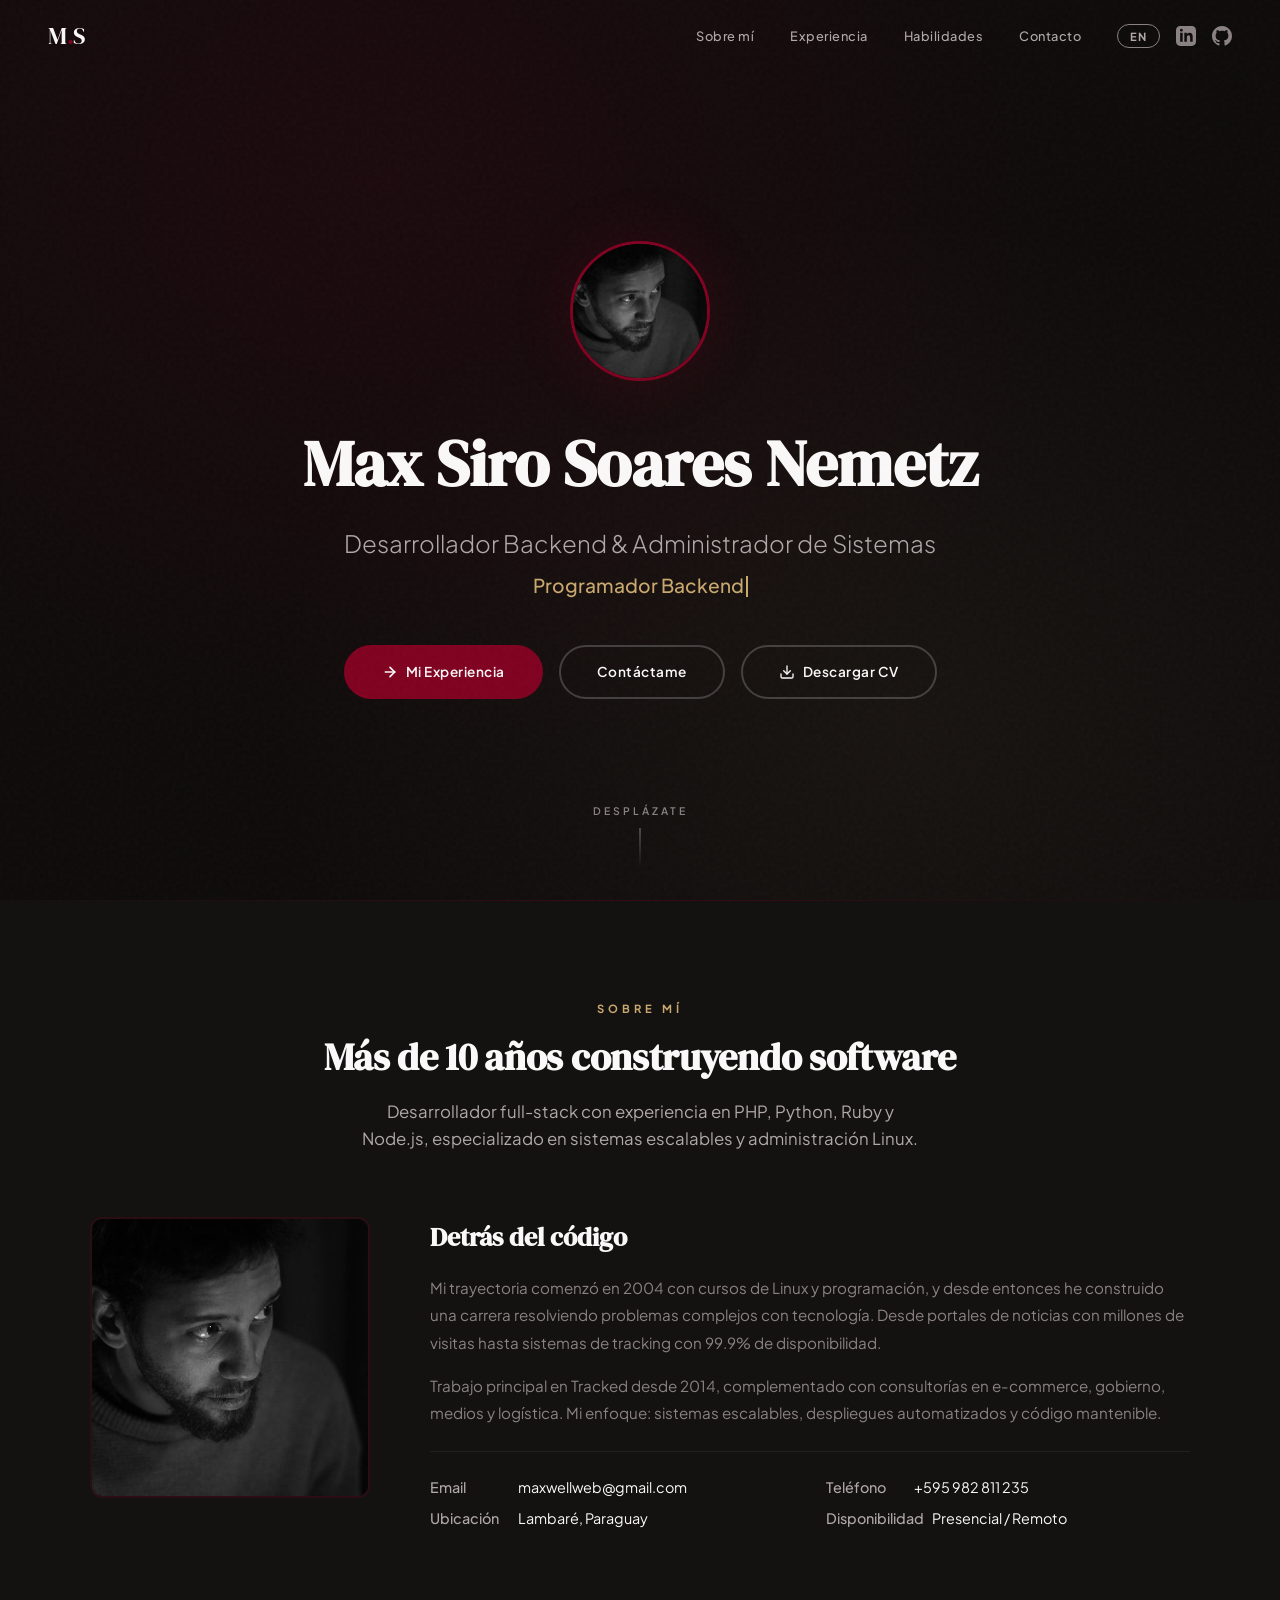
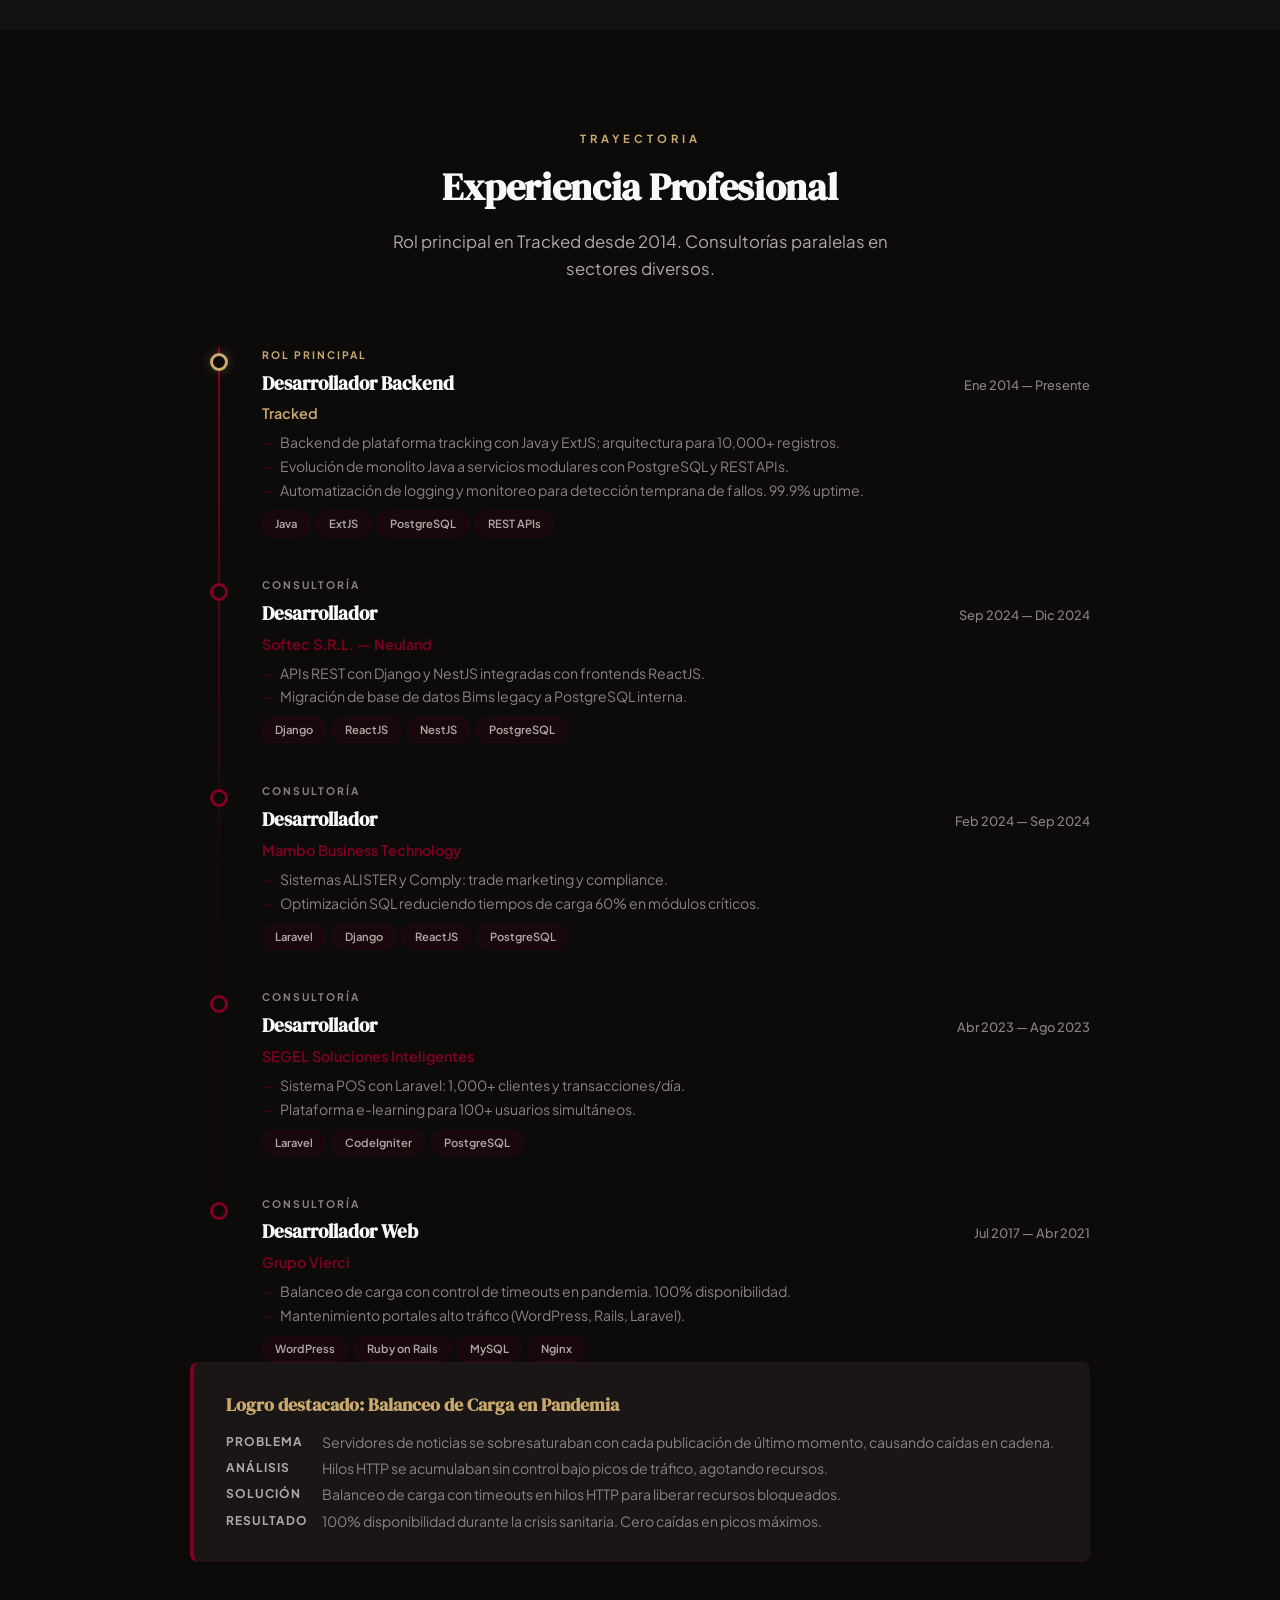
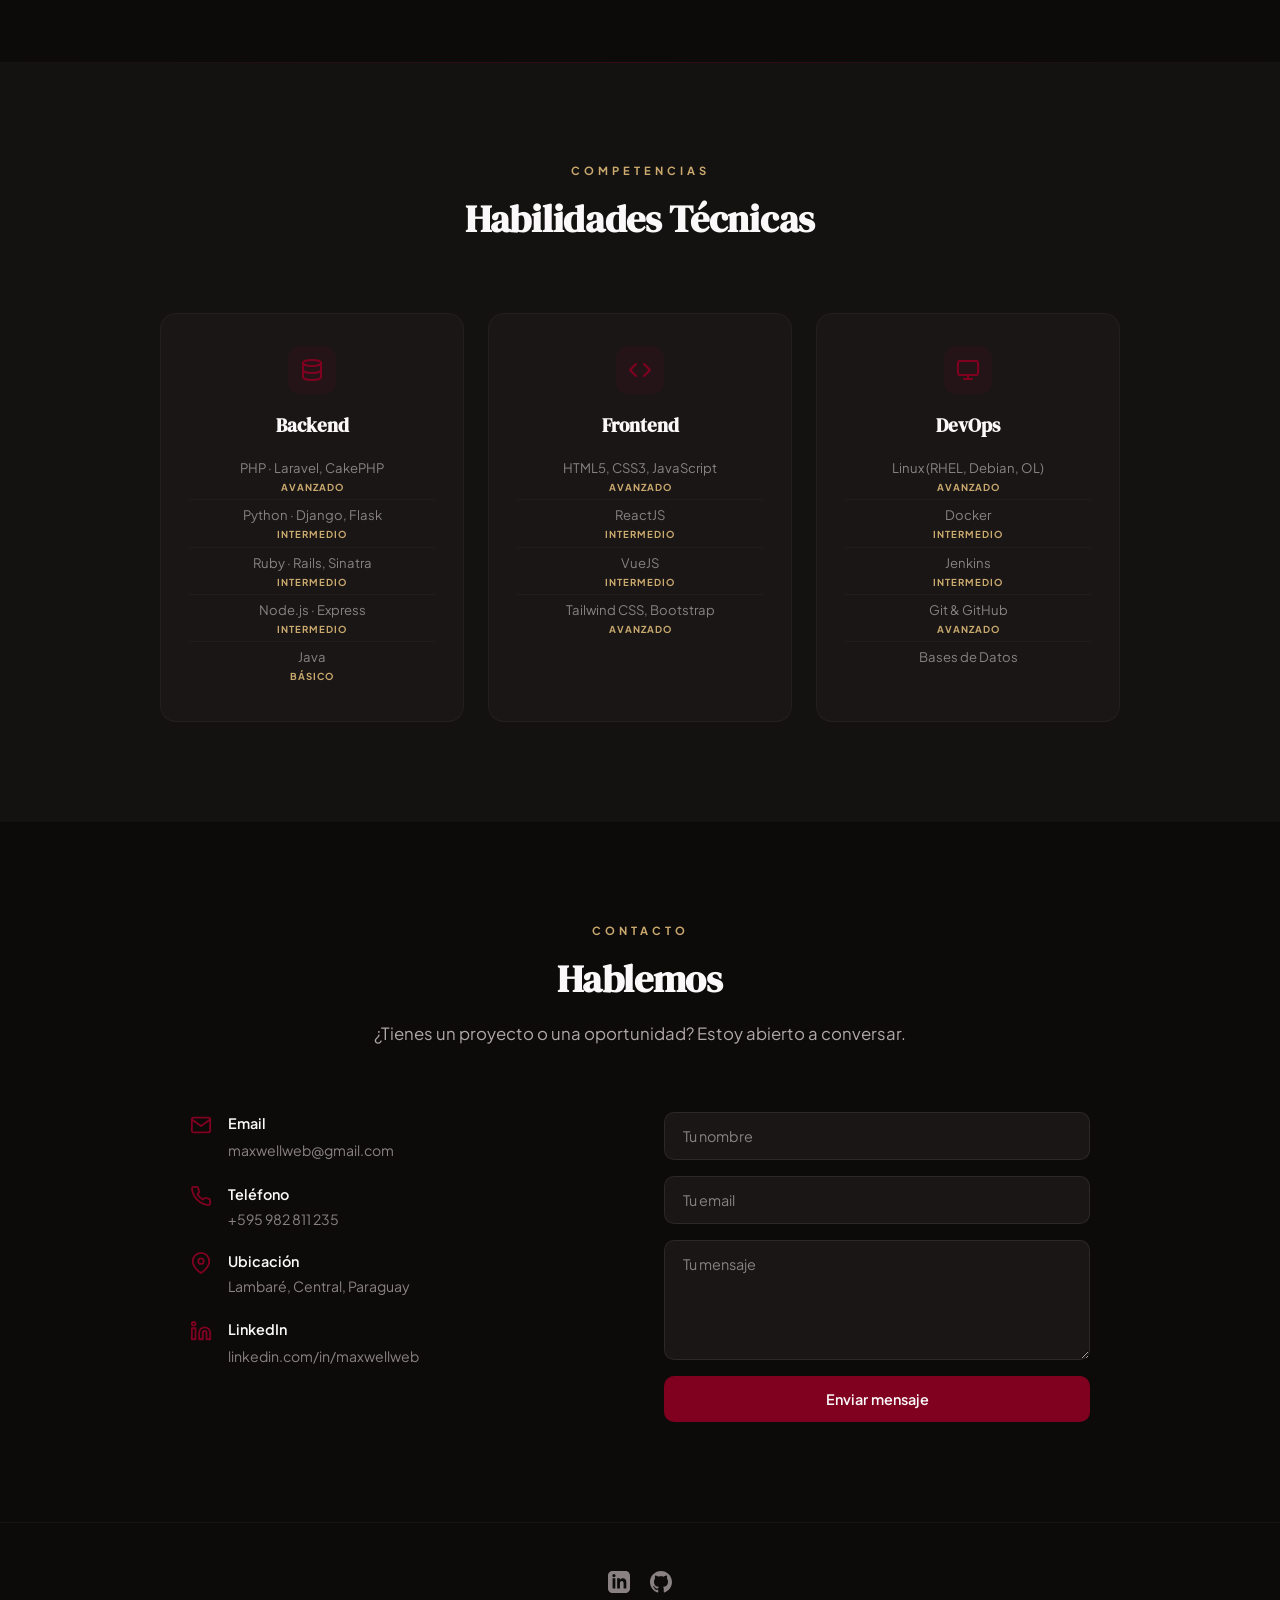
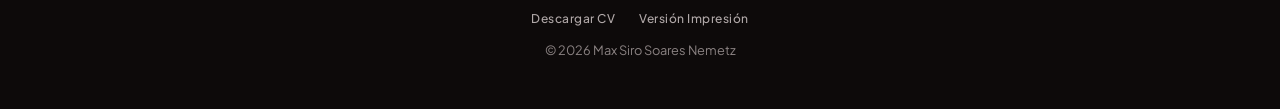
<file: index.html>
<!DOCTYPE html>
<html lang="es" class="scroll-smooth">
<head>
<meta charset="UTF-8">
<meta name="viewport" content="width=device-width, initial-scale=1.0">
<title>Max Siro Soares Nemetz — CV</title>
<link rel="preconnect" href="https://fonts.googleapis.com">
<link rel="preconnect" href="https://fonts.gstatic.com" crossorigin>
<link href="https://fonts.googleapis.com/css2?family=DM+Serif+Display:ital@0;1&family=Plus+Jakarta+Sans:wght@300;400;500;600;700;800&display=swap" rel="stylesheet">
<style>
/* ===== RESET & BASE ===== */
*, *::before, *::after { margin: 0; padding: 0; box-sizing: border-box; }

:root {
  --maroon: #800020;
  --maroon-dark: #4A0010;
  --maroon-light: #F0E4E6;
  --gold: #C9A96E;
  --gold-dim: #A8884E;
  --black: #0D0A0A;
  --black-soft: #141111;
  --black-card: #1A1616;
  --gray: #8A8282;
  --gray-light: #B0A8A8;
  --white: #FAF8F8;
  --white-dim: #F0ECEC;
}

html { font-size: 16px; }

body {
  font-family: 'Plus Jakarta Sans', sans-serif;
  background: var(--black);
  color: var(--white);
  line-height: 1.6;
  overflow-x: hidden;
  -webkit-font-smoothing: antialiased;
}

/* ===== NOISE OVERLAY ===== */
body::before {
  content: '';
  position: fixed;
  top: 0; left: 0; right: 0; bottom: 0;
  background-image: url("data:image/svg+xml,%3Csvg viewBox='0 0 256 256' xmlns='http://www.w3.org/2000/svg'%3E%3Cfilter id='n'%3E%3CfeTurbulence type='fractalNoise' baseFrequency='.85' numOctaves='4' stitchTiles='stitch'/%3E%3C/filter%3E%3Crect width='100%25' height='100%25' filter='url(%23n)' opacity='.03'/%3E%3C/svg%3E");
  background-repeat: repeat;
  pointer-events: none;
  z-index: 9999;
}

/* ===== TYPOGRAPHY ===== */
h1, h2, h3, h4 { font-family: 'DM Serif Display', serif; font-weight: 700; }
h2 { font-size: 2.4rem; letter-spacing: -.3px; }
.section-label {
  font-family: 'Plus Jakarta Sans', sans-serif;
  font-size: .7rem;
  font-weight: 700;
  text-transform: uppercase;
  letter-spacing: 4px;
  color: var(--gold);
  margin-bottom: 8px;
}

/* ===== NAVBAR ===== */
.navbar {
  position: fixed;
  top: 0; left: 0; right: 0;
  z-index: 1000;
  padding: 0 48px;
  transition: all .4s cubic-bezier(.4,0,.2,1);
  background: transparent;
  height: 72px;
  display: flex;
  align-items: center;
  justify-content: space-between;
}

.navbar.scrolled {
  background: rgba(13,10,10,.88);
  backdrop-filter: blur(20px) saturate(1.2);
  border-bottom: 1px solid rgba(128,0,32,.2);
}

.navbar.hidden { transform: translateY(-100%); }

.logo {
  font-family: 'DM Serif Display', serif;
  font-size: 1.5rem;
  color: var(--white);
  text-decoration: none;
  letter-spacing: -.5px;
}

.logo span { color: var(--maroon); }

.nav-links { display: flex; gap: 36px; align-items: center; }

.nav-links a {
  font-size: .8rem;
  font-weight: 500;
  color: var(--gray-light);
  text-decoration: none;
  position: relative;
  transition: color .3s;
  letter-spacing: .5px;
}

.nav-links a::after {
  content: '';
  position: absolute;
  bottom: -4px; left: 0;
  width: 0; height: 1.5px;
  background: var(--maroon);
  transition: width .3s cubic-bezier(.4,0,.2,1);
}

.nav-links a:hover { color: var(--white); }
.nav-links a:hover::after { width: 100%; }

.nav-social { display: flex; gap: 16px; align-items: center; }
.nav-social a {
  color: var(--gray);
  transition: color .3s, transform .3s;
  display: flex;
}
.nav-social a:hover { color: var(--gold); transform: translateY(-2px); }
.nav-social svg { width: 20px; height: 20px; }

/* ===== LANG TOGGLE ===== */
.lang-toggle {
  font-family: 'Plus Jakarta Sans', sans-serif;
  font-size: .7rem;
  font-weight: 700;
  letter-spacing: 1px;
  background: transparent;
  border: 1.5px solid var(--gray);
  color: var(--gray-light);
  padding: 4px 12px;
  border-radius: 20px;
  cursor: pointer;
  transition: all .3s;
  text-transform: uppercase;
}

.lang-toggle:hover {
  border-color: var(--gold);
  color: var(--gold);
}

.lang-toggle.active {
  border-color: var(--maroon);
  color: var(--maroon);
  background: rgba(128,0,32,.1);
}

/* ===== HERO ===== */
.hero {
  min-height: 100vh;
  display: flex;
  flex-direction: column;
  justify-content: center;
  align-items: center;
  text-align: center;
  padding: 120px 24px 80px;
  position: relative;
  background:
    radial-gradient(ellipse at 30% 20%, rgba(128,0,32,.12) 0%, transparent 60%),
    radial-gradient(ellipse at 70% 80%, rgba(201,169,110,.06) 0%, transparent 50%),
    var(--black);
}

.hero-photo {
  width: 140px; height: 140px;
  border-radius: 50%;
  border: 3px solid var(--maroon);
  overflow: hidden;
  margin-bottom: 32px;
  box-shadow: 0 0 60px rgba(128,0,32,.2);
  transition: transform .6s cubic-bezier(.4,0,.2,1), box-shadow .6s;
  animation: photoReveal 1s .2s both;
}

.hero-photo:hover {
  transform: scale(1.04);
  box-shadow: 0 0 80px rgba(128,0,32,.35);
}

.hero-photo img {
  width: 100%; height: 100%;
  object-fit: cover;
  display: block;
}

@keyframes photoReveal {
  from { opacity: 0; transform: scale(.8); }
  to { opacity: 1; transform: scale(1); }
}

.hero h1 {
  font-size: clamp(2.2rem, 6vw, 4rem);
  color: var(--white);
  margin-bottom: 8px;
  animation: fadeUp .8s .4s both;
}

.hero .subtitle {
  font-size: clamp(1.1rem, 2.5vw, 1.5rem);
  color: var(--gray-light);
  font-weight: 300;
  margin-bottom: 8px;
  animation: fadeUp .8s .5s both;
}

.hero .typed-line {
  font-size: clamp(1rem, 2vw, 1.2rem);
  color: var(--gold);
  font-weight: 500;
  min-height: 1.8em;
  margin-bottom: 40px;
  animation: fadeUp .8s .6s both;
}

.typed-cursor {
  display: inline-block;
  width: 2px;
  height: 1.1em;
  background: var(--gold);
  margin-left: 2px;
  animation: blink .8s step-end infinite;
  vertical-align: text-bottom;
}

@keyframes blink { 50% { opacity: 0; } }

.hero-actions {
  display: flex;
  gap: 16px;
  flex-wrap: wrap;
  justify-content: center;
  animation: fadeUp .8s .7s both;
}

.btn {
  font-family: 'Plus Jakarta Sans', sans-serif;
  font-size: .85rem;
  font-weight: 600;
  padding: 14px 36px;
  border-radius: 50px;
  text-decoration: none;
  transition: all .4s cubic-bezier(.4,0,.2,1);
  letter-spacing: .5px;
  display: inline-flex;
  align-items: center;
  gap: 8px;
}

.btn-primary {
  background: var(--maroon);
  color: var(--white);
  border: 2px solid var(--maroon);
}

.btn-primary:hover {
  background: transparent;
  color: var(--maroon);
  transform: translateY(-3px);
  box-shadow: 0 12px 30px rgba(128,0,32,.3);
}

.btn-outline {
  background: transparent;
  color: var(--white);
  border: 2px solid rgba(255,255,255,.2);
}

.btn-outline:hover {
  border-color: var(--gold);
  color: var(--gold);
  transform: translateY(-3px);
}

@keyframes fadeUp {
  from { opacity: 0; transform: translateY(30px); }
  to { opacity: 1; transform: translateY(0); }
}

.hero-scroll {
  position: absolute;
  bottom: 32px;
  left: 50%;
  transform: translateX(-50%);
  display: flex;
  flex-direction: column;
  align-items: center;
  gap: 8px;
  color: var(--gray);
  font-size: .65rem;
  font-weight: 600;
  letter-spacing: 3px;
  text-transform: uppercase;
  animation: bounceScroll 2s infinite;
}

.hero-scroll-line {
  width: 1px; height: 40px;
  background: linear-gradient(to bottom, var(--gray), transparent);
}

@keyframes bounceScroll {
  0%, 100% { transform: translateX(-50%) translateY(0); opacity: .6; }
  50% { transform: translateX(-50%) translateY(6px); opacity: 1; }
}

/* ===== SECTIONS ===== */
section { padding: 100px 24px; position: relative; }

.section-inner {
  max-width: 1100px;
  margin: 0 auto;
}

.section-header {
  text-align: center;
  margin-bottom: 64px;
}

.section-header h2 {
  margin-bottom: 12px;
}

.section-header p {
  color: var(--gray-light);
  font-size: 1.05rem;
  max-width: 560px;
  margin: 0 auto;
}

/* ===== ABOUT ===== */
.about {
  background: var(--black-soft);
  position: relative;
}

.about::before {
  content: '';
  position: absolute;
  top: 0; left: 0; right: 0;
  height: 1px;
  background: linear-gradient(90deg, transparent, rgba(128,0,32,.3), transparent);
}

.about-grid {
  display: grid;
  grid-template-columns: 280px 1fr;
  gap: 60px;
  align-items: start;
}

.about-photo {
  width: 100%;
  border-radius: 12px;
  overflow: hidden;
  border: 2px solid rgba(128,0,32,.2);
  transition: transform .4s;
}

.about-photo:hover { transform: scale(1.02); }
.about-photo img { width: 100%; display: block; }

.about-content h3 {
  font-size: 1.6rem;
  margin-bottom: 16px;
  color: var(--white);
}

.about-content p {
  color: var(--gray);
  font-size: .95rem;
  line-height: 1.8;
  margin-bottom: 16px;
}

.about-details {
  display: grid;
  grid-template-columns: 1fr 1fr;
  gap: 8px 32px;
  margin-top: 24px;
  padding-top: 24px;
  border-top: 1px solid rgba(255,255,255,.06);
}

.about-detail {
  display: flex;
  gap: 8px;
  font-size: .9rem;
}

.about-detail dt {
  color: var(--gray-light);
  font-weight: 500;
  min-width: 80px;
}

.about-detail dd { color: var(--white); }

/* ===== EXPERIENCE ===== */
.exp-timeline {
  position: relative;
  max-width: 900px;
  margin: 0 auto;
}

.exp-timeline::before {
  content: '';
  position: absolute;
  left: 28px;
  top: 0;
  bottom: 0;
  width: 1.5px;
  background: linear-gradient(to bottom, var(--maroon), rgba(128,0,32,.1), transparent);
}

.exp-item {
  position: relative;
  padding-left: 72px;
  padding-bottom: 40px;
  opacity: 0;
  transform: translateY(20px);
  transition: opacity .6s, transform .6s;
}

.exp-item.visible { opacity: 1; transform: translateY(0); }

.exp-item:last-child { padding-bottom: 0; }

.exp-dot {
  position: absolute;
  left: 20px;
  top: 6px;
  width: 18px; height: 18px;
  border-radius: 50%;
  background: var(--black);
  border: 3px solid var(--maroon);
  z-index: 2;
  transition: background .3s, transform .3s;
}

.exp-item:hover .exp-dot {
  background: var(--maroon);
  transform: scale(1.15);
}

.exp-item.featured .exp-dot {
  border-color: var(--gold);
  box-shadow: 0 0 12px rgba(201,169,110,.3);
}

.exp-marker {
  font-size: .65rem;
  font-weight: 700;
  text-transform: uppercase;
  letter-spacing: 2px;
  color: var(--gray);
  margin-bottom: 4px;
}

.exp-marker.featured { color: var(--gold); }

.exp-header {
  display: flex;
  justify-content: space-between;
  align-items: baseline;
  gap: 12px;
  flex-wrap: wrap;
  margin-bottom: 4px;
}

.exp-header h3 {
  font-size: 1.2rem;
  color: var(--white);
  font-family: 'DM Serif Display', serif;
}

.exp-date {
  font-size: .8rem;
  color: var(--gray);
  white-space: nowrap;
  font-weight: 500;
}

.exp-company {
  font-size: .9rem;
  font-weight: 600;
  color: var(--maroon);
  margin-bottom: 6px;
}

.exp-company.featured { color: var(--gold); }

.exp-bullets {
  list-style: none;
  margin-bottom: 8px;
}

.exp-bullets li {
  font-size: .88rem;
  color: var(--gray);
  line-height: 1.7;
  padding-left: 18px;
  position: relative;
}

.exp-bullets li::before {
  content: '—';
  position: absolute;
  left: 0;
  color: var(--maroon);
  opacity: .5;
}

.exp-tags {
  display: flex;
  flex-wrap: wrap;
  gap: 6px;
}

.exp-tag {
  font-size: .7rem;
  font-weight: 600;
  padding: 3px 12px;
  border-radius: 20px;
  background: rgba(128,0,32,.1);
  color: var(--gray-light);
  border: 1px solid rgba(128,0,32,.15);
  transition: all .3s;
}

.exp-tag:hover {
  background: rgba(128,0,32,.2);
  color: var(--white);
  border-color: var(--maroon);
}

/* ===== ACHIEVEMENT ===== */
.achievement-box {
  background: var(--black-card);
  border: 1px solid rgba(128,0,32,.15);
  border-left: 4px solid var(--maroon);
  border-radius: 8px;
  padding: 28px 32px;
  max-width: 900px;
  margin: 0 auto;
  transition: border-color .3s;
}

.achievement-box:hover { border-color: var(--gold); border-left-color: var(--gold); }

.achievement-box h4 {
  font-size: 1.1rem;
  margin-bottom: 12px;
  color: var(--gold);
}

.achievement-grid {
  display: grid;
  grid-template-columns: 80px 1fr;
  gap: 3px 16px;
  font-size: .88rem;
  line-height: 1.65;
}

.achievement-label {
  font-weight: 700;
  color: var(--gray-light);
  font-size: .75rem;
  text-transform: uppercase;
  letter-spacing: 1px;
  padding-top: 1px;
}

.achievement-value { color: var(--gray); }

/* ===== SKILLS ===== */
.skills {
  background: var(--black-soft);
  position: relative;
}

.skills::before {
  content: '';
  position: absolute;
  top: 0; left: 0; right: 0;
  height: 1px;
  background: linear-gradient(90deg, transparent, rgba(128,0,32,.3), transparent);
}

.skills-grid {
  display: grid;
  grid-template-columns: repeat(3, 1fr);
  gap: 24px;
  max-width: 960px;
  margin: 0 auto;
}

.skill-card {
  background: var(--black-card);
  border: 1px solid rgba(255,255,255,.04);
  border-radius: 16px;
  padding: 32px 28px;
  text-align: center;
  transition: all .4s cubic-bezier(.4,0,.2,1);
  position: relative;
  overflow: hidden;
}

.skill-card::before {
  content: '';
  position: absolute;
  top: 0; left: 0; right: 0;
  height: 3px;
  background: var(--maroon);
  transform: scaleX(0);
  transform-origin: left;
  transition: transform .4s cubic-bezier(.4,0,.2,1);
}

.skill-card:hover::before { transform: scaleX(1); }

.skill-card:hover {
  transform: translateY(-6px);
  border-color: rgba(128,0,32,.2);
  box-shadow: 0 20px 50px rgba(0,0,0,.3);
}

.skill-icon {
  width: 48px; height: 48px;
  margin: 0 auto 16px;
  display: flex;
  align-items: center;
  justify-content: center;
  border-radius: 12px;
  background: rgba(128,0,32,.1);
  color: var(--maroon);
  transition: background .3s, color .3s;
}

.skill-card:hover .skill-icon {
  background: var(--maroon);
  color: var(--white);
}

.skill-card h3 {
  font-size: 1.2rem;
  margin-bottom: 12px;
  font-family: 'DM Serif Display', serif;
}

.skill-list { list-style: none; }

.skill-list li {
  font-size: .82rem;
  color: var(--gray);
  padding: 4px 0;
  border-bottom: 1px solid rgba(255,255,255,.03);
}

.skill-list li:last-child { border-bottom: none; }

.skill-level {
  font-size: .6rem;
  font-weight: 700;
  text-transform: uppercase;
  letter-spacing: 1px;
  color: var(--gold);
  display: block;
  margin-top: 2px;
}

/* ===== CONTACT ===== */
.contact-grid {
  display: grid;
  grid-template-columns: 1fr 1fr;
  gap: 48px;
  max-width: 900px;
  margin: 0 auto;
}

.contact-info { display: flex; flex-direction: column; gap: 20px; }

.contact-item {
  display: flex;
  gap: 16px;
  align-items: flex-start;
}

.contact-item svg {
  width: 22px; height: 22px;
  color: var(--maroon);
  flex-shrink: 0;
  margin-top: 2px;
}

.contact-item h4 {
  font-size: .9rem;
  margin-bottom: 2px;
  font-family: 'Plus Jakarta Sans', sans-serif;
  font-weight: 600;
}

.contact-item p,
.contact-item a {
  font-size: .88rem;
  color: var(--gray);
  text-decoration: none;
  transition: color .3s;
}

.contact-item a:hover { color: var(--gold); }

.contact-form { display: flex; flex-direction: column; gap: 16px; }

.contact-form input,
.contact-form textarea {
  font-family: 'Plus Jakarta Sans', sans-serif;
  font-size: .9rem;
  padding: 14px 18px;
  border-radius: 10px;
  border: 1px solid rgba(255,255,255,.08);
  background: var(--black-card);
  color: var(--white);
  outline: none;
  transition: border-color .3s, box-shadow .3s;
}

.contact-form input:focus,
.contact-form textarea:focus {
  border-color: var(--maroon);
  box-shadow: 0 0 0 3px rgba(128,0,32,.1);
}

.contact-form input::placeholder,
.contact-form textarea::placeholder { color: var(--gray); }

.contact-form button {
  font-family: 'Plus Jakarta Sans', sans-serif;
  font-size: .9rem;
  font-weight: 600;
  padding: 14px;
  border-radius: 10px;
  border: none;
  background: var(--maroon);
  color: var(--white);
  cursor: pointer;
  transition: all .3s;
}

.contact-form button:hover {
  background: #9A0026;
  transform: translateY(-2px);
  box-shadow: 0 8px 25px rgba(128,0,32,.3);
}

/* ===== FOOTER ===== */
.footer {
  text-align: center;
  padding: 48px 24px;
  border-top: 1px solid rgba(255,255,255,.04);
}

.footer-social {
  display: flex;
  justify-content: center;
  gap: 20px;
  margin-bottom: 16px;
}

.footer-social a {
  color: var(--gray);
  transition: color .3s, transform .3s;
  display: flex;
}

.footer-social a:hover { color: var(--gold); transform: translateY(-3px); }

.footer-social svg { width: 22px; height: 22px; }

.footer p {
  font-size: .8rem;
  color: var(--gray);
}

.footer .footer-links {
  display: flex;
  justify-content: center;
  gap: 24px;
  margin-bottom: 12px;
  flex-wrap: wrap;
}

.footer-links a {
  font-size: .75rem;
  font-weight: 500;
  color: var(--gray-light);
  text-decoration: none;
  letter-spacing: .5px;
  transition: color .3s;
}

.footer-links a:hover { color: var(--maroon); }

/* ===== PRINT ===== */
@page { size: A4; margin: 1.5cm; }

@media print {
  body { background: #fff; color: #000; }
  body::before { display: none !important; }
  .navbar { display: none !important; }
  .hero-scroll { display: none !important; }
  .hero { min-height: auto; padding: 40px 0; background: #fff !important; }
  .hero h1 { color: #000; }
  .hero .subtitle { color: #444; }
  .hero .typed-line { color: #800020; }
  .hero .typed-cursor { display: none; }
  .hero-photo { width: 100px; height: 100px; border-color: #800020; box-shadow: none; }
  .typed-cursor { display: none !important; }
  .btn { border: 1px solid #800020; color: #800020; background: #fff; }
  .btn-primary { background: #800020; color: #fff; }
  .about { background: #fff !important; }
  .about::before { display: none; }
  .about-content h3 { color: #000; }
  .about-content p { color: #444; }
  .about-detail dd { color: #000; }
  .exp-item { opacity: 1 !important; transform: none !important; }
  .exp-header h3 { color: #000; }
  .exp-bullets li { color: #444; }
  .exp-tag { background: #f5f5f5; border-color: #ddd; color: #444; }
  .skills { background: #fff !important; }
  .skills::before { display: none; }
  .skill-card { border-color: #eee; background: #fafafa; }
  .skill-card::before { display: none; }
  .skill-card h3 { color: #000; }
  .skill-list li { color: #555; }
  .skill-level { color: #800020; }
  .achievement-box { border-color: #800020; background: #fafafa; }
  .achievement-box h4 { color: #800020; }
  .achievement-value { color: #444; }
  .contact-form input, .contact-form textarea { border-color: #ddd; background: #fafafa; color: #000; }
  .contact-item h4 { color: #000; }
  .contact-item p, .contact-item a { color: #444; }
  .footer { border-top-color: #eee; }
  .footer p { color: #666; }
  .section-header h2 { color: #000; }
  .contact-form button { background: #800020; }
  .btn:hover, .btn-primary:hover, .btn-outline:hover { transform: none !important; box-shadow: none !important; }
  section { padding: 40px 0; page-break-inside: avoid; }
  .skills-grid { break-inside: avoid; }
}

/* ===== RESPONSIVE ===== */
@media (max-width: 768px) {
  .navbar { padding: 0 20px; }
  .nav-links { display: none; }
  .about-grid { grid-template-columns: 1fr; gap: 32px; }
  .about-details { grid-template-columns: 1fr; }
  .skills-grid { grid-template-columns: 1fr; }
  .contact-grid { grid-template-columns: 1fr; }
  .achievement-grid { grid-template-columns: 1fr; gap: 2px; }
  .achievement-label { margin-top: 4px; }
  .exp-timeline::before { left: 16px; }
  .exp-item { padding-left: 48px; }
  .exp-dot { left: 8px; width: 14px; height: 14px; }
  .exp-header { flex-direction: column; gap: 2px; }
}

@media (max-width: 480px) {
  section { padding: 60px 16px; }
  .hero { padding: 100px 16px 60px; }
  .hero h1 { font-size: 1.8rem; }
  .hero-actions { flex-direction: column; }
  .btn { text-align: center; justify-content: center; }
}
</style>
</head>
<body>

<!-- ===== NAVBAR ===== -->
<nav class="navbar" id="navbar">
  <a href="#hero" class="logo">M<span>.</span>S</a>
  <div class="nav-links">
    <a href="#about" data-i18n="nav.about">Sobre mí</a>
    <a href="#experience" data-i18n="nav.exp">Experiencia</a>
    <a href="#skills" data-i18n="nav.skills">Habilidades</a>
    <a href="#contact" data-i18n="nav.contact">Contacto</a>
    <div class="nav-social">
      <button class="lang-toggle" id="langToggle" aria-label="Switch language">EN</button>
      <a href="https://www.linkedin.com/in/maxwellweb/" target="_blank" aria-label="LinkedIn">
        <svg fill="currentColor" viewBox="0 0 24 24"><path d="M19 0h-14c-2.761 0-5 2.239-5 5v14c0 2.761 2.239 5 5 5h14c2.762 0 5-2.239 5-5v-14c0-2.761-2.238-5-5-5zm-11 19h-3v-11h3v11zm-1.5-12.268c-.966 0-1.75-.79-1.75-1.764s.784-1.764 1.75-1.764 1.75.79 1.75 1.764-.783 1.764-1.75 1.764zm13.5 12.268h-3v-5.604c0-3.368-4-3.113-4 0v5.604h-3v-11h3v1.765c1.396-2.586 7-2.777 7 2.476v6.759z"/></svg>
      </a>
      <a href="https://github.com/maxwellweb" target="_blank" aria-label="GitHub">
        <svg fill="currentColor" viewBox="0 0 24 24"><path d="M12 0c-6.626 0-12 5.373-12 12 0 5.302 3.438 9.8 8.207 11.387.599.111.793-.261.793-.577v-2.234c-3.338.726-4.033-1.416-4.033-1.416-.546-1.387-1.333-1.756-1.333-1.756-1.089-.745.083-.729.083-.729 1.205.084 1.839 1.237 1.839 1.237 1.07 1.834 2.807 1.304 3.492.997.107-.775.418-1.305.762-1.604-2.665-.305-5.467-1.334-5.467-5.931 0-1.311.469-2.381 1.236-3.221-.124-.303-.535-1.524.117-3.176 0 0 1.008-.322 3.301 1.23.957-.266 1.983-.399 3.003-.404 1.02.005 2.047.138 3.006.404 2.291-1.552 3.297-1.23 3.297-1.23.653 1.653.242 2.874.118 3.176.77.84 1.235 1.911 1.235 3.221 0 4.609-2.807 5.624-5.479 5.921.43.372.823 1.102.823 2.222v3.293c0 .319.192.694.801.576 4.765-1.589 8.199-6.086 8.199-11.386 0-6.627-5.373-12-12-12z"/></svg>
      </a>
    </div>
  </div>
</nav>

<!-- ===== HERO ===== -->
<section class="hero" id="hero">
  <div class="hero-photo">
    <img src="assets/img/87447563_10221956623294144_6326801970233344000_n.jpg" alt="Max Soares">
  </div>
  <h1>Max Siro Soares Nemetz</h1>
  <p class="subtitle" data-i18n="hero.subtitle">Desarrollador Backend &amp; Administrador de Sistemas</p>
  <div class="typed-line"><span id="typed-text"></span><span class="typed-cursor"></span></div>
  <div class="hero-actions">
    <a href="#experience" class="btn btn-primary">
      <svg width="16" height="16" viewBox="0 0 24 24" fill="none" stroke="currentColor" stroke-width="2.5" stroke-linecap="round"><path d="M5 12h14"/><path d="M12 5l7 7-7 7"/></svg>
      <span data-i18n="hero.expBtn">Mi Experiencia</span>
    </a>
    <a href="#contact" class="btn btn-outline" data-i18n="hero.contactBtn">Contáctame</a>
    <a href="CV.pdf" class="btn btn-outline" target="_blank" data-i18n-href="hero.downloadHref">
      <svg width="16" height="16" viewBox="0 0 24 24" fill="none" stroke="currentColor" stroke-width="2" stroke-linecap="round" stroke-linejoin="round"><path d="M21 15v4a2 2 0 01-2 2H5a2 2 0 01-2-2v-4"/><polyline points="7 10 12 15 17 10"/><line x1="12" y1="15" x2="12" y2="3"/></svg>
      <span data-i18n="hero.downloadBtn">Descargar CV</span>
    </a>
  </div>
  <div class="hero-scroll">
    <span data-i18n="hero.scroll">Desplázate</span>
    <div class="hero-scroll-line"></div>
  </div>
</section>

<!-- ===== ABOUT ===== -->
<section class="about" id="about">
  <div class="section-inner">
    <div class="section-header fade-el">
      <div class="section-label" data-i18n="about.label">Sobre mí</div>
      <h2 data-i18n="about.title">Más de 10 años construyendo software</h2>
      <p data-i18n="about.sub">Desarrollador full-stack con experiencia en PHP, Python, Ruby y Node.js, especializado en sistemas escalables y administración Linux.</p>
    </div>

    <div class="about-grid">
      <div class="about-photo fade-el">
        <img src="assets/img/87447563_10221956623294144_6326801970233344000_n.jpg" alt="Max Soares">
      </div>
      <div class="about-content fade-el">
        <h3 data-i18n="about.heading">Detrás del código</h3>
        <p data-i18n="about.p1">Mi trayectoria comenzó en 2004 con cursos de Linux y programación, y desde entonces he construido una carrera resolviendo problemas complejos con tecnología. Desde portales de noticias con millones de visitas hasta sistemas de tracking con 99.9% de disponibilidad.</p>
        <p data-i18n="about.p2">Trabajo principal en Tracked desde 2014, complementado con consultorías en e-commerce, gobierno, medios y logística. Mi enfoque: sistemas escalables, despliegues automatizados y código mantenible.</p>
        <dl class="about-details">
          <div class="about-detail"><dt data-i18n="about.email">Email</dt><dd>maxwellweb@gmail.com</dd></div>
          <div class="about-detail"><dt data-i18n="about.phone">Teléfono</dt><dd>+595 982 811 235</dd></div>
          <div class="about-detail"><dt data-i18n="about.location">Ubicación</dt><dd>Lambaré, Paraguay</dd></div>
          <div class="about-detail"><dt data-i18n="about.availability">Disponibilidad</dt><dd data-i18n="about.availVal">Presencial / Remoto</dd></div>
        </dl>
      </div>
    </div>
  </div>
</section>

<!-- ===== EXPERIENCE ===== -->
<section id="experience">
  <div class="section-inner">
    <div class="section-header fade-el">
      <div class="section-label" data-i18n="exp.label">Trayectoria</div>
      <h2 data-i18n="exp.title">Experiencia Profesional</h2>
      <p data-i18n="exp.sub">Rol principal en Tracked desde 2014. Consultorías paralelas en sectores diversos.</p>
    </div>

    <div class="exp-timeline">

      <!-- Tracked -->
      <div class="exp-item featured fade-el">
        <div class="exp-dot"></div>
        <div class="exp-marker featured" data-i18n="exp.primaryRole">Rol principal</div>
        <div class="exp-header">
          <h3 data-i18n="exp.tracked.title">Desarrollador Backend</h3>
          <span class="exp-date">Ene 2014 — Presente</span>
        </div>
        <div class="exp-company featured">Tracked</div>
        <ul class="exp-bullets">
          <li data-i18n="exp.tracked.b1">Backend de plataforma tracking con Java y ExtJS; arquitectura para 10,000+ registros.</li>
          <li data-i18n="exp.tracked.b2">Evolución de monolito Java a servicios modulares con PostgreSQL y REST APIs.</li>
          <li data-i18n="exp.tracked.b3">Automatización de logging y monitoreo para detección temprana de fallos. 99.9% uptime.</li>
        </ul>
        <div class="exp-tags">
          <span class="exp-tag">Java</span>
          <span class="exp-tag">ExtJS</span>
          <span class="exp-tag">PostgreSQL</span>
          <span class="exp-tag">REST APIs</span>
        </div>
      </div>

      <!-- Softec -->
      <div class="exp-item fade-el">
        <div class="exp-dot"></div>
        <div class="exp-marker" data-i18n="exp.consulting">Consultoría</div>
        <div class="exp-header">
          <h3 data-i18n="exp.softec.title">Desarrollador</h3>
          <span class="exp-date">Sep 2024 — Dic 2024</span>
        </div>
        <div class="exp-company">Softec S.R.L. — Neuland</div>
        <ul class="exp-bullets">
          <li data-i18n="exp.softec.b1">APIs REST con Django y NestJS integradas con frontends ReactJS.</li>
          <li data-i18n="exp.softec.b2">Migración de base de datos Bims legacy a PostgreSQL interna.</li>
        </ul>
        <div class="exp-tags">
          <span class="exp-tag">Django</span>
          <span class="exp-tag">ReactJS</span>
          <span class="exp-tag">NestJS</span>
          <span class="exp-tag">PostgreSQL</span>
        </div>
      </div>

      <!-- Mambo -->
      <div class="exp-item fade-el">
        <div class="exp-dot"></div>
        <div class="exp-marker" data-i18n="exp.consulting">Consultoría</div>
        <div class="exp-header">
          <h3 data-i18n="exp.mambo.title">Desarrollador</h3>
          <span class="exp-date">Feb 2024 — Sep 2024</span>
        </div>
        <div class="exp-company">Mambo Business Technology</div>
        <ul class="exp-bullets">
          <li data-i18n="exp.mambo.b1">Sistemas ALISTER y Comply: trade marketing y compliance.</li>
          <li data-i18n="exp.mambo.b2">Optimización SQL reduciendo tiempos de carga 60% en módulos críticos.</li>
        </ul>
        <div class="exp-tags">
          <span class="exp-tag">Laravel</span>
          <span class="exp-tag">Django</span>
          <span class="exp-tag">ReactJS</span>
          <span class="exp-tag">PostgreSQL</span>
        </div>
      </div>

      <!-- SEGEL -->
      <div class="exp-item fade-el">
        <div class="exp-dot"></div>
        <div class="exp-marker" data-i18n="exp.consulting">Consultoría</div>
        <div class="exp-header">
          <h3 data-i18n="exp.segel.title">Desarrollador</h3>
          <span class="exp-date">Abr 2023 — Ago 2023</span>
        </div>
        <div class="exp-company">SEGEL Soluciones Inteligentes</div>
        <ul class="exp-bullets">
          <li data-i18n="exp.segel.b1">Sistema POS con Laravel: 1,000+ clientes y transacciones/día.</li>
          <li data-i18n="exp.segel.b2">Plataforma e-learning para 100+ usuarios simultáneos.</li>
        </ul>
        <div class="exp-tags">
          <span class="exp-tag">Laravel</span>
          <span class="exp-tag">CodeIgniter</span>
          <span class="exp-tag">PostgreSQL</span>
        </div>
      </div>

      <!-- Grupo Vierci -->
      <div class="exp-item fade-el">
        <div class="exp-dot"></div>
        <div class="exp-marker" data-i18n="exp.consulting">Consultoría</div>
        <div class="exp-header">
          <h3 data-i18n="exp.vierci.title">Desarrollador Web</h3>
          <span class="exp-date">Jul 2017 — Abr 2021</span>
        </div>
        <div class="exp-company">Grupo Vierci</div>
        <ul class="exp-bullets">
          <li data-i18n="exp.vierci.b1">Balanceo de carga con control de timeouts en pandemia. 100% disponibilidad.</li>
          <li data-i18n="exp.vierci.b2">Mantenimiento portales alto tráfico (WordPress, Rails, Laravel).</li>
        </ul>
        <div class="exp-tags">
          <span class="exp-tag">WordPress</span>
          <span class="exp-tag">Ruby on Rails</span>
          <span class="exp-tag">MySQL</span>
          <span class="exp-tag">Nginx</span>
        </div>
      </div>
    </div>

    <!-- ACHIEVEMENT -->
    <div class="achievement-box fade-el">
      <h4 data-i18n="achievement.title">Logro destacado: Balanceo de Carga en Pandemia</h4>
      <div class="achievement-grid">
        <span class="achievement-label" data-i18n="achievement.problemLabel">Problema</span>
        <span class="achievement-value" data-i18n="achievement.problem">Servidores de noticias se sobresaturaban con cada publicación de último momento, causando caídas en cadena.</span>
        <span class="achievement-label" data-i18n="achievement.analysisLabel">Análisis</span>
        <span class="achievement-value" data-i18n="achievement.analysis">Hilos HTTP se acumulaban sin control bajo picos de tráfico, agotando recursos.</span>
        <span class="achievement-label" data-i18n="achievement.solutionLabel">Solución</span>
        <span class="achievement-value" data-i18n="achievement.solution">Balanceo de carga con timeouts en hilos HTTP para liberar recursos bloqueados.</span>
        <span class="achievement-label" data-i18n="achievement.resultLabel">Resultado</span>
        <span class="achievement-value" data-i18n="achievement.result">100% disponibilidad durante la crisis sanitaria. Cero caídas en picos máximos.</span>
      </div>
    </div>
  </div>
</section>

<!-- ===== SKILLS ===== -->
<section class="skills" id="skills">
  <div class="section-inner">
    <div class="section-header fade-el">
      <div class="section-label" data-i18n="skills.label">Competencias</div>
      <h2 data-i18n="skills.title">Habilidades Técnicas</h2>
    </div>

    <div class="skills-grid">
      <div class="skill-card fade-el">
        <div class="skill-icon">
          <svg width="24" height="24" viewBox="0 0 24 24" fill="none" stroke="currentColor" stroke-width="2" stroke-linecap="round" stroke-linejoin="round"><ellipse cx="12" cy="5" rx="9" ry="3"/><path d="M21 12c0 1.66-4 3-9 3s-9-1.34-9-3"/><path d="M3 5v14c0 1.66 4 3 9 3s9-1.34 9-3V5"/></svg>
        </div>
        <h3 data-i18n="skills.backend">Backend</h3>
        <ul class="skill-list">
          <li>PHP · Laravel, CakePHP <span class="skill-level" data-i18n="skills.advanced">Avanzado</span></li>
          <li>Python · Django, Flask <span class="skill-level" data-i18n="skills.intermediate">Intermedio</span></li>
          <li>Ruby · Rails, Sinatra <span class="skill-level" data-i18n="skills.intermediate">Intermedio</span></li>
          <li>Node.js · Express <span class="skill-level" data-i18n="skills.intermediate">Intermedio</span></li>
          <li>Java <span class="skill-level" data-i18n="skills.basic">Básico</span></li>
        </ul>
      </div>

      <div class="skill-card fade-el">
        <div class="skill-icon">
          <svg width="24" height="24" viewBox="0 0 24 24" fill="none" stroke="currentColor" stroke-width="2" stroke-linecap="round" stroke-linejoin="round"><polyline points="16 18 22 12 16 6"/><polyline points="8 6 2 12 8 18"/></svg>
        </div>
        <h3 data-i18n="skills.frontend">Frontend</h3>
        <ul class="skill-list">
          <li>HTML5, CSS3, JavaScript <span class="skill-level" data-i18n="skills.advanced">Avanzado</span></li>
          <li>ReactJS <span class="skill-level" data-i18n="skills.intermediate">Intermedio</span></li>
          <li>VueJS <span class="skill-level" data-i18n="skills.intermediate">Intermedio</span></li>
          <li>Tailwind CSS, Bootstrap <span class="skill-level" data-i18n="skills.advanced">Avanzado</span></li>
        </ul>
      </div>

      <div class="skill-card fade-el">
        <div class="skill-icon">
          <svg width="24" height="24" viewBox="0 0 24 24" fill="none" stroke="currentColor" stroke-width="2" stroke-linecap="round" stroke-linejoin="round"><rect x="2" y="3" width="20" height="14" rx="2" ry="2"/><line x1="8" y1="21" x2="16" y2="21"/><line x1="12" y1="17" x2="12" y2="21"/></svg>
        </div>
        <h3 data-i18n="skills.devops">DevOps</h3>
        <ul class="skill-list">
          <li>Linux (RHEL, Debian, OL) <span class="skill-level" data-i18n="skills.advanced">Avanzado</span></li>
          <li>Docker <span class="skill-level" data-i18n="skills.intermediate">Intermedio</span></li>
          <li>Jenkins <span class="skill-level" data-i18n="skills.intermediate">Intermedio</span></li>
          <li>Git &amp; GitHub <span class="skill-level" data-i18n="skills.advanced">Avanzado</span></li>
          <li data-i18n="skills.databases">Bases de Datos <span class="skill-level">MySQL · PostgreSQL</span></li>
        </ul>
      </div>
    </div>
  </div>
</section>

<!-- ===== CONTACT ===== -->
<section id="contact">
  <div class="section-inner">
    <div class="section-header fade-el">
      <div class="section-label" data-i18n="contact.label">Contacto</div>
      <h2 data-i18n="contact.title">Hablemos</h2>
      <p data-i18n="contact.sub">¿Tienes un proyecto o una oportunidad? Estoy abierto a conversar.</p>
    </div>

    <div class="contact-grid">
      <div class="contact-info fade-el">
        <div class="contact-item">
          <svg viewBox="0 0 24 24" fill="none" stroke="currentColor" stroke-width="2" stroke-linecap="round" stroke-linejoin="round"><path d="M4 4h16c1.1 0 2 .9 2 2v12c0 1.1-.9 2-2 2H4c-1.1 0-2-.9-2-2V6c0-1.1.9-2 2-2z"/><polyline points="22,6 12,13 2,6"/></svg>
          <div>
            <h4 data-i18n="contact.emailLabel">Email</h4>
            <a href="mailto:maxwellweb@gmail.com">maxwellweb@gmail.com</a>
          </div>
        </div>
        <div class="contact-item">
          <svg viewBox="0 0 24 24" fill="none" stroke="currentColor" stroke-width="2" stroke-linecap="round" stroke-linejoin="round"><path d="M22 16.92v3a2 2 0 01-2.18 2 19.79 19.79 0 01-8.63-3.07 19.5 19.5 0 01-6-6 19.79 19.79 0 01-3.07-8.67A2 2 0 014.11 2h3a2 2 0 012 1.72 12.84 12.84 0 00.7 2.81 2 2 0 01-.45 2.11L8.09 9.91a16 16 0 006 6l1.27-1.27a2 2 0 012.11-.45 12.84 12.84 0 002.81.7A2 2 0 0122 16.92z"/></svg>
          <div>
            <h4 data-i18n="contact.phoneLabel">Teléfono</h4>
            <p>+595 982 811 235</p>
          </div>
        </div>
        <div class="contact-item">
          <svg viewBox="0 0 24 24" fill="none" stroke="currentColor" stroke-width="2" stroke-linecap="round" stroke-linejoin="round"><path d="M21 10c0 7-9 13-9 13s-9-6-9-13a9 9 0 0118 0z"/><circle cx="12" cy="10" r="3"/></svg>
          <div>
            <h4 data-i18n="contact.locationLabel">Ubicación</h4>
            <p>Lambaré, Central, Paraguay</p>
          </div>
        </div>
        <div class="contact-item">
          <svg viewBox="0 0 24 24" fill="none" stroke="currentColor" stroke-width="2" stroke-linecap="round" stroke-linejoin="round"><path d="M16 8a6 6 0 016 6v7h-4v-7a2 2 0 00-2-2 2 2 0 00-2 2v7h-4v-7a6 6 0 016-6z"/><rect x="2" y="9" width="4" height="12"/><circle cx="4" cy="4" r="2"/></svg>
          <div>
            <h4 data-i18n="contact.linkedinLabel">LinkedIn</h4>
            <a href="https://www.linkedin.com/in/maxwellweb/" target="_blank">linkedin.com/in/maxwellweb</a>
          </div>
        </div>
      </div>

      <form class="contact-form fade-el" id="contactForm">
        <input type="text" name="name" data-i18n-placeholder="contact.formName" placeholder="Tu nombre" required>
        <input type="email" name="email" data-i18n-placeholder="contact.formEmail" placeholder="Tu email" required>
        <textarea name="message" data-i18n-placeholder="contact.formMsg" placeholder="Tu mensaje" rows="5" required></textarea>
        <button type="submit" id="contactSubmitBtn" data-i18n="contact.formBtn">Enviar mensaje</button>
        <p id="contactStatus" style="font-size:.85rem;display:none;"></p>
      </form>
    </div>
  </div>
</section>

<!-- ===== FOOTER ===== -->
<footer class="footer">
  <div class="footer-social">
    <a href="https://www.linkedin.com/in/maxwellweb/" target="_blank" aria-label="LinkedIn">
      <svg fill="currentColor" viewBox="0 0 24 24"><path d="M19 0h-14c-2.761 0-5 2.239-5 5v14c0 2.761 2.239 5 5 5h14c2.762 0 5-2.239 5-5v-14c0-2.761-2.238-5-5-5zm-11 19h-3v-11h3v11zm-1.5-12.268c-.966 0-1.75-.79-1.75-1.764s.784-1.764 1.75-1.764 1.75.79 1.75 1.764-.783 1.764-1.75 1.764zm13.5 12.268h-3v-5.604c0-3.368-4-3.113-4 0v5.604h-3v-11h3v1.765c1.396-2.586 7-2.777 7 2.476v6.759z"/></svg>
    </a>
    <a href="https://github.com/maxwellweb" target="_blank" aria-label="GitHub">
      <svg fill="currentColor" viewBox="0 0 24 24"><path d="M12 0c-6.626 0-12 5.373-12 12 0 5.302 3.438 9.8 8.207 11.387.599.111.793-.261.793-.577v-2.234c-3.338.726-4.033-1.416-4.033-1.416-.546-1.387-1.333-1.756-1.333-1.756-1.089-.745.083-.729.083-.729 1.205.084 1.839 1.237 1.839 1.237 1.07 1.834 2.807 1.304 3.492.997.107-.775.418-1.305.762-1.604-2.665-.305-5.467-1.334-5.467-5.931 0-1.311.469-2.381 1.236-3.221-.124-.303-.535-1.524.117-3.176 0 0 1.008-.322 3.301 1.23.957-.266 1.983-.399 3.003-.404 1.02.005 2.047.138 3.006.404 2.291-1.552 3.297-1.23 3.297-1.23.653 1.653.242 2.874.118 3.176.77.84 1.235 1.911 1.235 3.221 0 4.609-2.807 5.624-5.479 5.921.43.372.823 1.102.823 2.222v3.293c0 .319.192.694.801.576 4.765-1.589 8.199-6.086 8.199-11.386 0-6.627-5.373-12-12-12z"/></svg>
    </a>
  </div>
  <div class="footer-links">
    <a href="CV.pdf" target="_blank" data-i18n="footer.download" data-i18n-href="hero.downloadHref">Descargar CV</a>
    <a href="cv-profesional.html" target="_blank" data-i18n="footer.print" data-i18n-href="footer.printHref">Versión Impresión</a>
  </div>
  <p>&copy; 2026 Max Siro Soares Nemetz</p>
</footer>

<script>
// ===== I18N =====
const i18n = {
  es: {
    'nav.about': 'Sobre mí',
    'nav.exp': 'Experiencia',
    'nav.skills': 'Habilidades',
    'nav.contact': 'Contacto',
    'hero.subtitle': 'Desarrollador Backend & Administrador de Sistemas',
    'hero.expBtn': 'Mi Experiencia',
    'hero.contactBtn': 'Contáctame',
    'hero.downloadBtn': 'Descargar CV',
    'hero.downloadHref': 'CV.pdf',
    'hero.scroll': 'Desplázate',
    'about.label': 'Sobre mí',
    'about.title': 'Más de 10 años construyendo software',
    'about.sub': 'Desarrollador full-stack con experiencia en PHP, Python, Ruby y Node.js, especializado en sistemas escalables y administración Linux.',
    'about.heading': 'Detrás del código',
    'about.p1': 'Mi trayectoria comenzó en 2004 con cursos de Linux y programación, y desde entonces he construido una carrera resolviendo problemas complejos con tecnología. Desde portales de noticias con millones de visitas hasta sistemas de tracking con 99.9% de disponibilidad.',
    'about.p2': 'Trabajo principal en Tracked desde 2014, complementado con consultorías en e-commerce, gobierno, medios y logística. Mi enfoque: sistemas escalables, despliegues automatizados y código mantenible.',
    'about.email': 'Email',
    'about.phone': 'Teléfono',
    'about.location': 'Ubicación',
    'about.availability': 'Disponibilidad',
    'about.availVal': 'Presencial / Remoto',
    'exp.label': 'Trayectoria',
    'exp.title': 'Experiencia Profesional',
    'exp.sub': 'Rol principal en Tracked desde 2014. Consultorías paralelas en sectores diversos.',
    'exp.primaryRole': 'Rol principal',
    'exp.consulting': 'Consultoría',
    'exp.tracked.title': 'Desarrollador Backend',
    'exp.tracked.b1': 'Backend de plataforma tracking con Java y ExtJS; arquitectura para 10,000+ registros.',
    'exp.tracked.b2': 'Evolución de monolito Java a servicios modulares con PostgreSQL y REST APIs.',
    'exp.tracked.b3': 'Automatización de logging y monitoreo para detección temprana de fallos. 99.9% uptime.',
    'exp.softec.title': 'Desarrollador',
    'exp.softec.b1': 'APIs REST con Django y NestJS integradas con frontends ReactJS.',
    'exp.softec.b2': 'Migración de base de datos Bims legacy a PostgreSQL interna.',
    'exp.mambo.title': 'Desarrollador',
    'exp.mambo.b1': 'Sistemas ALISTER y Comply: trade marketing y compliance.',
    'exp.mambo.b2': 'Optimización SQL reduciendo tiempos de carga 60% en módulos críticos.',
    'exp.segel.title': 'Desarrollador',
    'exp.segel.b1': 'Sistema POS con Laravel: 1,000+ clientes y transacciones/día.',
    'exp.segel.b2': 'Plataforma e-learning para 100+ usuarios simultáneos.',
    'exp.vierci.title': 'Desarrollador Web',
    'exp.vierci.b1': 'Balanceo de carga con control de timeouts en pandemia. 100% disponibilidad.',
    'exp.vierci.b2': 'Mantenimiento portales alto tráfico (WordPress, Rails, Laravel).',
    'achievement.title': 'Logro destacado: Balanceo de Carga en Pandemia',
    'achievement.problemLabel': 'Problema',
    'achievement.problem': 'Servidores de noticias se sobresaturaban con cada publicación de último momento, causando caídas en cadena.',
    'achievement.analysisLabel': 'Análisis',
    'achievement.analysis': 'Hilos HTTP se acumulaban sin control bajo picos de tráfico, agotando recursos.',
    'achievement.solutionLabel': 'Solución',
    'achievement.solution': 'Balanceo de carga con timeouts en hilos HTTP para liberar recursos bloqueados.',
    'achievement.resultLabel': 'Resultado',
    'achievement.result': '100% disponibilidad durante la crisis sanitaria. Cero caídas en picos máximos.',
    'skills.label': 'Competencias',
    'skills.title': 'Habilidades Técnicas',
    'skills.backend': 'Backend',
    'skills.frontend': 'Frontend',
    'skills.devops': 'DevOps',
    'skills.advanced': 'Avanzado',
    'skills.intermediate': 'Intermedio',
    'skills.basic': 'Básico',
    'skills.databases': 'Bases de Datos',
    'contact.label': 'Contacto',
    'contact.title': 'Hablemos',
    'contact.sub': '¿Tienes un proyecto o una oportunidad? Estoy abierto a conversar.',
    'contact.emailLabel': 'Email',
    'contact.phoneLabel': 'Teléfono',
    'contact.locationLabel': 'Ubicación',
    'contact.linkedinLabel': 'LinkedIn',
    'contact.formName': 'Tu nombre',
    'contact.formEmail': 'Tu email',
    'contact.formMsg': 'Tu mensaje',
    'contact.formBtn': 'Enviar mensaje',
    'contact.sending': 'Enviando...',
    'contact.success': 'Mensaje enviado con éxito. Te responderé a la brevedad posible.',
    'contact.error': 'Error al enviar. Intenta de nuevo.',
    'footer.download': 'Descargar CV',
    'footer.print': 'Versión Impresión',
    'footer.printHref': 'cv-profesional.html',
  },
  en: {
    'nav.about': 'About',
    'nav.exp': 'Experience',
    'nav.skills': 'Skills',
    'nav.contact': 'Contact',
    'hero.subtitle': 'Backend Developer & Linux Administrator',
    'hero.expBtn': 'My Experience',
    'hero.contactBtn': 'Contact Me',
    'hero.downloadBtn': 'Download CV',
    'hero.downloadHref': 'CV-en.pdf',
    'hero.scroll': 'Scroll',
    'about.label': 'About',
    'about.title': '10+ years building software',
    'about.sub': 'Full-stack developer experienced in PHP, Python, Ruby and Node.js, specialized in scalable systems and Linux administration.',
    'about.heading': 'Behind the code',
    'about.p1': 'My journey started in 2004 with Linux and programming courses. Since then I\'ve built a career solving complex problems with technology — from news portals with millions of visits to tracking systems with 99.9% uptime.',
    'about.p2': 'Primary role at Tracked since 2014, complemented with consulting in e-commerce, government, media, and logistics. My focus: scalable systems, automated deployments, and maintainable code.',
    'about.email': 'Email',
    'about.phone': 'Phone',
    'about.location': 'Location',
    'about.availability': 'Availability',
    'about.availVal': 'On-site / Remote',
    'exp.label': 'Career',
    'exp.title': 'Professional Experience',
    'exp.sub': 'Primary role at Tracked since 2014. Parallel consulting across diverse sectors.',
    'exp.primaryRole': 'Primary Role',
    'exp.consulting': 'Contract',
    'exp.tracked.title': 'Backend Developer',
    'exp.tracked.b1': 'Tracking platform backend with Java and ExtJS; architecture for 10,000+ records.',
    'exp.tracked.b2': 'Evolved Java monolith to modular services with PostgreSQL and REST APIs.',
    'exp.tracked.b3': 'Automated logging and monitoring for early failure detection. 99.9% uptime.',
    'exp.softec.title': 'Developer',
    'exp.softec.b1': 'REST APIs with Django and NestJS integrated with ReactJS frontends.',
    'exp.softec.b2': 'Database migration from Bims legacy system to internal PostgreSQL.',
    'exp.mambo.title': 'Developer',
    'exp.mambo.b1': 'ALISTER and Comply systems: trade marketing and compliance platforms.',
    'exp.mambo.b2': 'SQL optimization reducing load times by 60% in critical modules.',
    'exp.segel.title': 'Developer',
    'exp.segel.b1': 'POS system with Laravel handling 1,000+ clients and transactions/day.',
    'exp.segel.b2': 'E-learning platform for 100+ concurrent users.',
    'exp.vierci.title': 'Web Developer',
    'exp.vierci.b1': 'Load balancing with timeout control during pandemic. 100% availability.',
    'exp.vierci.b2': 'High-traffic portal maintenance (WordPress, Rails, Laravel).',
    'achievement.title': 'Highlight: Load Balancing During a Pandemic',
    'achievement.problemLabel': 'Problem',
    'achievement.problem': 'News servers became overloaded with every breaking news publication, causing cascading outages.',
    'achievement.analysisLabel': 'Analysis',
    'achievement.analysis': 'HTTP threads accumulated uncontrollably under traffic spikes, exhausting server resources.',
    'achievement.solutionLabel': 'Solution',
    'achievement.solution': 'Load balancing with HTTP thread timeouts to release blocked resources.',
    'achievement.resultLabel': 'Result',
    'achievement.result': '100% availability during the health crisis. Zero outages at peak traffic.',
    'skills.label': 'Competencies',
    'skills.title': 'Technical Skills',
    'skills.backend': 'Backend',
    'skills.frontend': 'Frontend',
    'skills.devops': 'DevOps',
    'skills.advanced': 'Advanced',
    'skills.intermediate': 'Intermediate',
    'skills.basic': 'Basic',
    'skills.databases': 'Databases',
    'contact.label': 'Contact',
    'contact.title': "Let's Talk",
    'contact.sub': 'Have a project or opportunity? I\'m open to chat.',
    'contact.emailLabel': 'Email',
    'contact.phoneLabel': 'Phone',
    'contact.locationLabel': 'Location',
    'contact.linkedinLabel': 'LinkedIn',
    'contact.formName': 'Your name',
    'contact.formEmail': 'Your email',
    'contact.formMsg': 'Your message',
    'contact.formBtn': 'Send message',
    'contact.sending': 'Sending...',
    'contact.success': 'Message sent successfully. I\'ll respond shortly.',
    'contact.error': 'Error sending. Try again.',
    'footer.download': 'Download CV',
    'footer.print': 'Print Version',
    'footer.printHref': 'cv-profesional-en.html',
  }
};

// ===== TYPEWRITER PHRASES =====
const typewriterPhrases = {
  es: ['Programador Backend', 'Administrador de Sistemas', 'Apasionado por la Tecnología'],
  en: ['Backend Developer', 'Systems Administrator', 'Tech Enthusiast']
};

const urlParams = new URLSearchParams(window.location.search);
let currentLang = urlParams.get('lang') || localStorage.getItem('lang') || 'es';
let twPhrases, twIdx = 0, twChar = 0, twDeleting = false;
let twActive = false;
const twEl = document.getElementById('typed-text');

function typewriterTick() {
  if (!twActive) return;
  const phrase = twPhrases[twIdx];
  if (twDeleting) {
    twEl.textContent = phrase.substring(0, twChar--);
    if (twChar < 0) { twDeleting = false; twIdx = (twIdx + 1) % twPhrases.length; if (twActive) setTimeout(typewriterTick, 400); return; }
    if (twActive) setTimeout(typewriterTick, 40);
  } else {
    twEl.textContent = phrase.substring(0, twChar++);
    if (twChar > phrase.length) { twDeleting = true; if (twActive) setTimeout(typewriterTick, 2000); return; }
    if (twActive) setTimeout(typewriterTick, 80);
  }
}

function restartTypewriter(lang) {
  twActive = false;
  twPhrases = typewriterPhrases[lang];
  twIdx = 0; twChar = 0; twDeleting = false;
  twEl.textContent = '';
  twActive = true;
  setTimeout(typewriterTick, 300);
}

// ===== SWITCH LANGUAGE =====
function switchLang(lang) {
  currentLang = lang;
  localStorage.setItem('lang', lang);
  document.documentElement.lang = lang;

  // Update data-i18n elements
  document.querySelectorAll('[data-i18n]').forEach(el => {
    const key = el.dataset.i18n;
    if (i18n[lang][key]) el.textContent = i18n[lang][key];
  });

  // Update placeholders
  document.querySelectorAll('[data-i18n-placeholder]').forEach(el => {
    const key = el.dataset.i18nPlaceholder;
    if (i18n[lang][key]) el.placeholder = i18n[lang][key];
  });

  // Update hrefs
  document.querySelectorAll('[data-i18n-href]').forEach(el => {
    const key = el.dataset.i18nHref;
    if (i18n[lang][key]) el.href = i18n[lang][key];
  });

  // Toggle button text
  document.getElementById('langToggle').textContent = lang === 'es' ? 'EN' : 'ES';

  // Restart typewriter
  restartTypewriter(lang);
}

// ===== INIT =====
document.addEventListener('DOMContentLoaded', () => {
  // Init lang
  switchLang(currentLang);

  // Lang toggle click
  document.getElementById('langToggle').addEventListener('click', () => {
    switchLang(currentLang === 'es' ? 'en' : 'es');
  });

  // ===== NAVBAR SCROLL =====
  const navbar = document.getElementById('navbar');
  let lastScroll = 0;
  window.addEventListener('scroll', () => {
    const cur = window.pageYOffset;
    navbar.classList.toggle('scrolled', cur > 50);
    navbar.classList.toggle('hidden', cur > lastScroll && cur > 200);
    lastScroll = cur;
  });

  // ===== FADE-IN ON SCROLL =====
  const observer = new IntersectionObserver((entries) => {
    entries.forEach(entry => {
      if (entry.isIntersecting) {
        entry.target.classList.add('visible');
        entry.target.style.opacity = '1';
        entry.target.style.transform = 'translateY(0)';
      }
    });
  }, { threshold: .1, rootMargin: '0px 0px -40px 0px' });

  document.querySelectorAll('.fade-el').forEach(el => {
    el.style.opacity = '0';
    el.style.transform = 'translateY(24px)';
    el.style.transition = 'opacity .7s cubic-bezier(.4,0,.2,1), transform .7s cubic-bezier(.4,0,.2,1)';
    observer.observe(el);
  });

  // Check elements already in view
  setTimeout(() => {
    document.querySelectorAll('.fade-el:not(.visible)').forEach(el => {
      const rect = el.getBoundingClientRect();
      if (rect.top < window.innerHeight - 60) {
        el.classList.add('visible');
        el.style.opacity = '1';
        el.style.transform = 'translateY(0)';
      }
    });
  }, 150);

  // ===== CONTACT FORM → WEBHOOK =====
  const contactForm = document.getElementById('contactForm');
  const contactStatus = document.getElementById('contactStatus');
  const contactBtn = document.getElementById('contactSubmitBtn');

  if (contactForm) {
    const webhookUrl = 'https://n8n.120987.xyz/webhook/9da023f5-9fc4-49d8-9725-b9961d843ca1';

    contactForm.addEventListener('submit', async (e) => {
      e.preventDefault();

      const data = {
        name: contactForm.querySelector('[name="name"]').value.trim(),
        email: contactForm.querySelector('[name="email"]').value.trim(),
        message: contactForm.querySelector('[name="message"]').value.trim(),
      };

      if (!data.name || !data.email || !data.message) return;

      const origText = contactBtn.textContent;
      contactBtn.disabled = true;
      contactBtn.textContent = i18n[currentLang]['contact.sending'];
      contactStatus.style.display = 'none';

      try {
        const res = await fetch(webhookUrl, {
          method: 'POST',
          headers: { 'Content-Type': 'application/json' },
          body: JSON.stringify(data),
        });

        if (res.ok) {
          contactForm.querySelectorAll('input, textarea, button').forEach(el => el.style.display = 'none');
          contactStatus.textContent = i18n[currentLang]['contact.success'];
          contactStatus.style.color = 'var(--gold)';
          contactStatus.style.fontSize = '1.2rem';
          contactStatus.style.fontWeight = '600';
          contactStatus.style.textAlign = 'center';
          contactStatus.style.padding = '40px 0';
          contactStatus.style.display = 'block';
        } else {
          throw new Error(`HTTP ${res.status}`);
        }
      } catch (err) {
        contactStatus.textContent = i18n[currentLang]['contact.error'];
        contactStatus.style.color = '#e74c3c';
        contactStatus.style.fontSize = '.85rem';
        contactStatus.style.fontWeight = '400';
        contactStatus.style.textAlign = 'left';
        contactStatus.style.padding = '0';
        contactStatus.style.display = 'block';
        contactBtn.disabled = false;
        contactBtn.textContent = origText;
      }
    });
  }
});
</script>
</body>
</html>
</file>
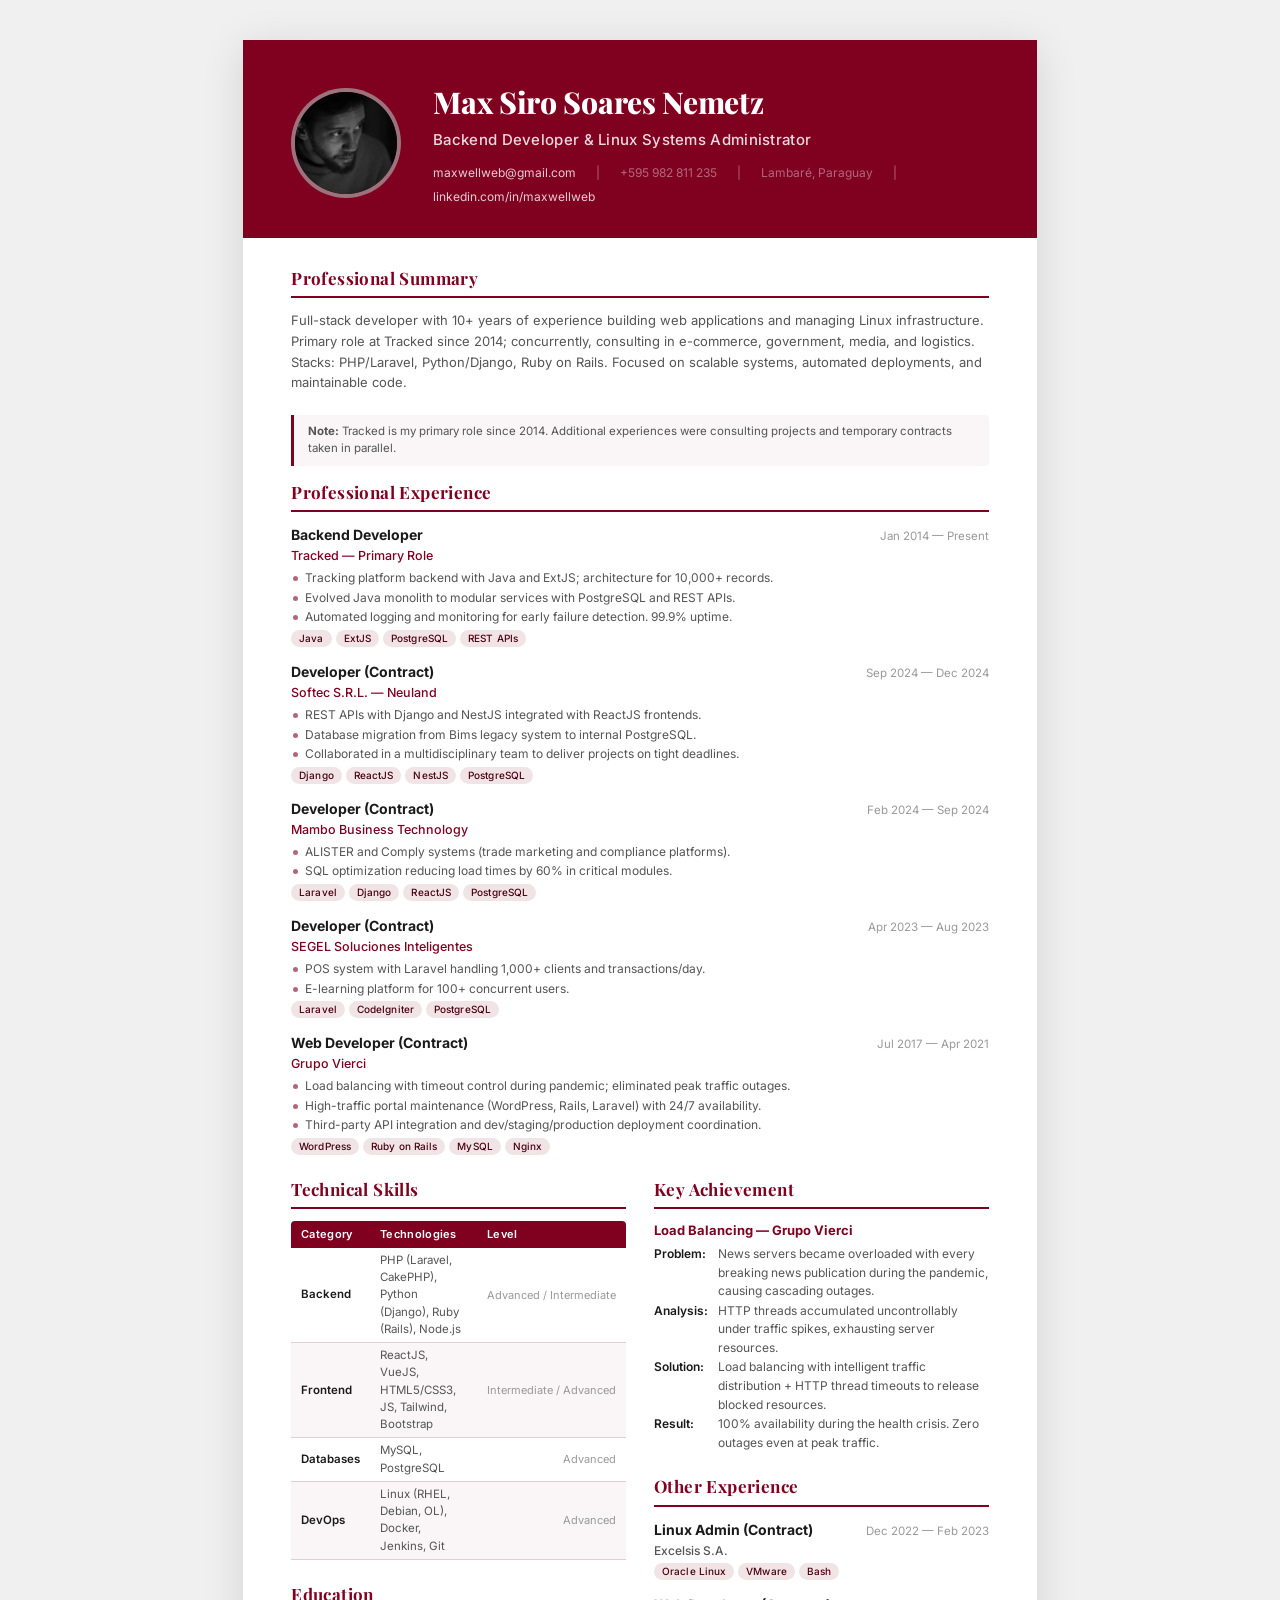
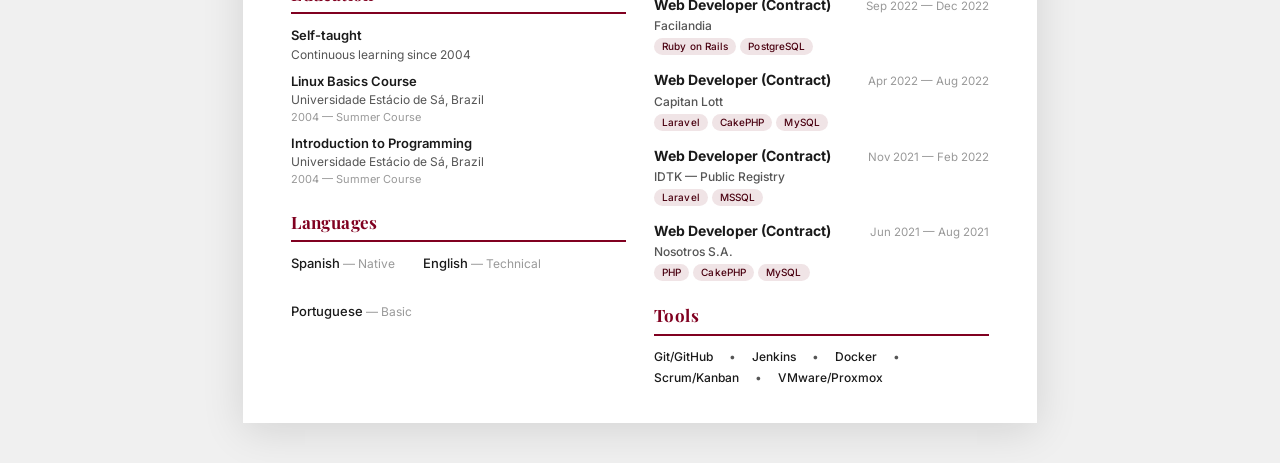
<file: cv-profesional-en.html>
<!DOCTYPE html>
<html lang="en">
<head>
<meta charset="UTF-8">
<meta name="viewport" content="width=device-width, initial-scale=1.0">
<title>Max Soares — Professional CV</title>
<link rel="preconnect" href="https://fonts.googleapis.com">
<link href="https://fonts.googleapis.com/css2?family=Inter:wght@400;500;600;700;800&family=Playfair+Display:wght@700;800&display=swap" rel="stylesheet">
<style>
:root {
  --maroon: #800020;
  --maroon-dark: #4A0010;
  --maroon-light: #F0E4E6;
  --maroon-bg: #FAF5F6;
  --black: #1A1A1A;
  --gray: #555;
  --gray-light: #999;
  --white: #FFFFFF;
  --border: #E0D0D2;
}

* { margin: 0; padding: 0; box-sizing: border-box; }

body {
  font-family: 'Inter', -apple-system, sans-serif;
  background: #f0f0f0;
  display: flex;
  justify-content: center;
  padding: 40px 20px;
  color: var(--black);
  line-height: 1.5;
  -webkit-font-smoothing: antialiased;
}

.page {
  max-width: 210mm;
  width: 100%;
  background: var(--white);
  box-shadow: 0 8px 40px rgba(0,0,0,.12);
  padding: 0;
  overflow: hidden;
}

/* ===== HEADER ===== */
.header {
  background: var(--maroon);
  color: var(--white);
  padding: 40px 48px 32px;
  display: flex;
  align-items: center;
  gap: 32px;
}

.photo-circle {
  width: 110px;
  height: 110px;
  border-radius: 50%;
  border: 4px solid rgba(255,255,255,.45);
  flex-shrink: 0;
  background: var(--maroon-dark);
  display: flex;
  align-items: center;
  justify-content: center;
  overflow: hidden;
}

.photo-circle img {
  width: 100%;
  height: 100%;
  object-fit: cover;
}

.header-text { flex: 1; }

.header-text h1 {
  font-family: 'Playfair Display', serif;
  font-size: 30px;
  font-weight: 800;
  letter-spacing: -.3px;
  color: var(--white);
  margin-bottom: 4px;
}

.header-text .subtitle {
  font-size: 15px;
  font-weight: 500;
  color: rgba(255,255,255,.85);
  letter-spacing: .3px;
  margin-bottom: 12px;
}

.header-contact {
  display: flex;
  flex-wrap: wrap;
  gap: 6px 20px;
  font-size: 12px;
  color: rgba(255,255,255,.8);
}

.header-contact a {
  color: inherit;
  text-decoration: none;
  transition: opacity .2s;
}
.header-contact a:hover { opacity: 1; color: var(--white); }

.header-contact span { opacity: .5; }

/* ===== BODY ===== */
.body { padding: 28px 48px 36px; }

.section { margin-bottom: 22px; }
.section:last-child { margin-bottom: 0; }

.section-title {
  font-family: 'Playfair Display', serif;
  font-size: 17px;
  font-weight: 700;
  color: var(--maroon);
  letter-spacing: .4px;
  padding-bottom: 5px;
  border-bottom: 2px solid var(--maroon);
  margin-bottom: 12px;
}

/* ===== SUMMARY ===== */
.summary-text {
  font-size: 13px;
  line-height: 1.6;
  color: var(--gray);
}

/* ===== EXPERIENCE ===== */
.exp-item { margin-bottom: 14px; }
.exp-item:last-child { margin-bottom: 0; }

.exp-header {
  display: flex;
  justify-content: space-between;
  align-items: baseline;
  gap: 8px;
  margin-bottom: 2px;
}

.exp-title {
  font-size: 14px;
  font-weight: 700;
  color: var(--black);
}

.exp-date {
  font-size: 11.5px;
  color: var(--gray-light);
  white-space: nowrap;
  font-weight: 400;
}

.exp-company {
  font-size: 12.5px;
  font-weight: 500;
  color: var(--maroon);
  margin-bottom: 3px;
}

.exp-bullets {
  list-style: none;
  padding-left: 0;
}

.exp-bullets li {
  font-size: 12px;
  line-height: 1.55;
  color: var(--gray);
  padding-left: 14px;
  position: relative;
  margin-bottom: 1px;
}

.exp-bullets li::before {
  content: "";
  position: absolute;
  left: 2px;
  top: 7px;
  width: 5px;
  height: 5px;
  border-radius: 50%;
  background: var(--maroon);
  opacity: .6;
}

.exp-tags {
  display: flex;
  flex-wrap: wrap;
  gap: 4px;
  margin-top: 3px;
}

.exp-tag {
  font-size: 10px;
  padding: 1px 8px;
  border-radius: 10px;
  background: var(--maroon-light);
  color: var(--maroon-dark);
  font-weight: 500;
  letter-spacing: .1px;
}

/* ===== TWO-COLUMN LAYOUT ===== */
.two-col {
  display: grid;
  grid-template-columns: 1fr 1fr;
  gap: 28px;
}

/* ===== SKILLS TABLE ===== */
.skills-table { width: 100%; border-collapse: collapse; font-size: 12px; }

.skills-table thead th {
  background: var(--maroon);
  color: var(--white);
  font-weight: 600;
  text-align: left;
  padding: 5px 10px;
  font-size: 11px;
  letter-spacing: .3px;
}

.skills-table thead th:first-child { border-radius: 4px 0 0 0; }
.skills-table thead th:last-child { border-radius: 0 4px 0 0; }

.skills-table tbody td {
  padding: 4px 10px;
  border-bottom: 1px solid var(--border);
  color: var(--gray);
  font-size: 11.5px;
}

.skills-table tbody tr:nth-child(even) td {
  background: var(--maroon-bg);
}

.skills-table tbody td:first-child {
  font-weight: 600;
  color: var(--black);
  white-space: nowrap;
  width: 1%;
}

.skills-table .skill-level {
  white-space: nowrap;
  text-align: right;
  width: 1%;
  color: var(--gray-light);
  font-size: 11px;
}

/* ===== EDUCATION ===== */
.edu-item { margin-bottom: 8px; }
.edu-item:last-child { margin-bottom: 0; }

.edu-title {
  font-size: 13px;
  font-weight: 600;
  color: var(--black);
}

.edu-detail {
  font-size: 12px;
  color: var(--gray);
}

.edu-date {
  font-size: 11px;
  color: var(--gray-light);
}

/* ===== LANGUAGES ===== */
.lang-list {
  display: flex;
  gap: 28px;
  flex-wrap: wrap;
}

.lang-item {
  font-size: 13px;
  font-weight: 500;
  color: var(--black);
}

.lang-item .lang-level {
  font-weight: 400;
  color: var(--gray-light);
  font-size: 12px;
}

/* ===== ACHIEVEMENT ===== */
.achievement {}
.achievement-title {
  font-size: 13px;
  font-weight: 700;
  color: var(--maroon);
  margin-bottom: 4px;
}

.achievement-grid {
  display: grid;
  grid-template-columns: auto 1fr;
  gap: 1px 10px;
  font-size: 12px;
  line-height: 1.55;
}

.achievement-label {
  font-weight: 600;
  color: var(--black);
  white-space: nowrap;
}

.achievement-value {
  color: var(--gray);
}

/* ===== TOOLS ===== */
.tools-list {
  display: flex;
  flex-wrap: wrap;
  gap: 3px 16px;
  font-size: 12px;
  color: var(--gray);
}

.tools-list span { color: var(--black); font-weight: 500; }

/* ===== NOTE ===== */
.note-box {
  background: var(--maroon-bg);
  border-left: 3px solid var(--maroon);
  padding: 8px 14px;
  font-size: 11.5px;
  line-height: 1.5;
  color: var(--gray);
  border-radius: 0 4px 4px 0;
  margin-bottom: 14px;
}

/* ===== PRINT ===== */
@page {
  size: A4;
  margin: 0;
}

@media print {
  body { background: none; padding: 0; }
  .page { max-width: none; box-shadow: none; }
  .header { -webkit-print-color-adjust: exact; print-color-adjust: exact; }
  .exp-tag { -webkit-print-color-adjust: exact; print-color-adjust: exact; }
  .skills-table thead th { -webkit-print-color-adjust: exact; print-color-adjust: exact; }
  .skills-table tbody tr:nth-child(even) td { -webkit-print-color-adjust: exact; print-color-adjust: exact; }
  .note-box { -webkit-print-color-adjust: exact; print-color-adjust: exact; }
  .section-title { -webkit-print-color-adjust: exact; print-color-adjust: exact; }
}

@media (max-width: 600px) {
  body { padding: 10px; }
  .header { flex-direction: column; text-align: center; padding: 24px; gap: 16px; }
  .header-contact { justify-content: center; }
  .two-col { grid-template-columns: 1fr; gap: 16px; }
  .body { padding: 20px 20px 28px; }
}
</style>
</head>
<body>

<div class="page">

  <!-- HEADER -->
  <div class="header">
    <div class="photo-circle">
      <img src="assets/img/87447563_10221956623294144_6326801970233344000_n.jpg" alt="Max Soares">
    </div>
    <div class="header-text">
      <h1>Max Siro Soares Nemetz</h1>
      <div class="subtitle">Backend Developer &amp; Linux Systems Administrator</div>
      <div class="header-contact">
        <a href="mailto:maxwellweb@gmail.com">maxwellweb@gmail.com</a>
        <span>|</span>
        <span>+595 982 811 235</span>
        <span>|</span>
        <span>Lambaré, Paraguay</span>
        <span>|</span>
        <a href="https://www.linkedin.com/in/maxwellweb/" target="_blank">linkedin.com/in/maxwellweb</a>
      </div>
    </div>
  </div>

  <!-- BODY -->
  <div class="body">

    <!-- SUMMARY -->
    <div class="section">
      <div class="section-title">Professional Summary</div>
      <p class="summary-text">Full-stack developer with 10+ years of experience building web applications and managing Linux infrastructure. Primary role at Tracked since 2014; concurrently, consulting in e-commerce, government, media, and logistics. Stacks: PHP/Laravel, Python/Django, Ruby on Rails. Focused on scalable systems, automated deployments, and maintainable code.</p>
    </div>

    <!-- TRACKED NOTE -->
    <div class="note-box">
      <strong>Note:</strong> Tracked is my primary role since 2014. Additional experiences were consulting projects and temporary contracts taken in parallel.
    </div>

    <!-- EXPERIENCE -->
    <div class="section">
      <div class="section-title">Professional Experience</div>

      <div class="exp-item">
        <div class="exp-header">
          <div class="exp-title">Backend Developer</div>
          <div class="exp-date">Jan 2014 — Present</div>
        </div>
        <div class="exp-company">Tracked — Primary Role</div>
        <ul class="exp-bullets">
          <li>Tracking platform backend with Java and ExtJS; architecture for 10,000+ records.</li>
          <li>Evolved Java monolith to modular services with PostgreSQL and REST APIs.</li>
          <li>Automated logging and monitoring for early failure detection. 99.9% uptime.</li>
        </ul>
        <div class="exp-tags">
          <span class="exp-tag">Java</span>
          <span class="exp-tag">ExtJS</span>
          <span class="exp-tag">PostgreSQL</span>
          <span class="exp-tag">REST APIs</span>
        </div>
      </div>

      <div class="exp-item">
        <div class="exp-header">
          <div class="exp-title">Developer (Contract)</div>
          <div class="exp-date">Sep 2024 — Dec 2024</div>
        </div>
        <div class="exp-company">Softec S.R.L. — Neuland</div>
        <ul class="exp-bullets">
          <li>REST APIs with Django and NestJS integrated with ReactJS frontends.</li>
          <li>Database migration from Bims legacy system to internal PostgreSQL.</li>
          <li>Collaborated in a multidisciplinary team to deliver projects on tight deadlines.</li>
        </ul>
        <div class="exp-tags">
          <span class="exp-tag">Django</span>
          <span class="exp-tag">ReactJS</span>
          <span class="exp-tag">NestJS</span>
          <span class="exp-tag">PostgreSQL</span>
        </div>
      </div>

      <div class="exp-item">
        <div class="exp-header">
          <div class="exp-title">Developer (Contract)</div>
          <div class="exp-date">Feb 2024 — Sep 2024</div>
        </div>
        <div class="exp-company">Mambo Business Technology</div>
        <ul class="exp-bullets">
          <li>ALISTER and Comply systems (trade marketing and compliance platforms).</li>
          <li>SQL optimization reducing load times by 60% in critical modules.</li>
        </ul>
        <div class="exp-tags">
          <span class="exp-tag">Laravel</span>
          <span class="exp-tag">Django</span>
          <span class="exp-tag">ReactJS</span>
          <span class="exp-tag">PostgreSQL</span>
        </div>
      </div>

      <div class="exp-item">
        <div class="exp-header">
          <div class="exp-title">Developer (Contract)</div>
          <div class="exp-date">Apr 2023 — Aug 2023</div>
        </div>
        <div class="exp-company">SEGEL Soluciones Inteligentes</div>
        <ul class="exp-bullets">
          <li>POS system with Laravel handling 1,000+ clients and transactions/day.</li>
          <li>E-learning platform for 100+ concurrent users.</li>
        </ul>
        <div class="exp-tags">
          <span class="exp-tag">Laravel</span>
          <span class="exp-tag">CodeIgniter</span>
          <span class="exp-tag">PostgreSQL</span>
        </div>
      </div>

      <div class="exp-item">
        <div class="exp-header">
          <div class="exp-title">Web Developer (Contract)</div>
          <div class="exp-date">Jul 2017 — Apr 2021</div>
        </div>
        <div class="exp-company">Grupo Vierci</div>
        <ul class="exp-bullets">
          <li>Load balancing with timeout control during pandemic; eliminated peak traffic outages.</li>
          <li>High-traffic portal maintenance (WordPress, Rails, Laravel) with 24/7 availability.</li>
          <li>Third-party API integration and dev/staging/production deployment coordination.</li>
        </ul>
        <div class="exp-tags">
          <span class="exp-tag">WordPress</span>
          <span class="exp-tag">Ruby on Rails</span>
          <span class="exp-tag">MySQL</span>
          <span class="exp-tag">Nginx</span>
        </div>
      </div>
    </div>

    <!-- TWO COLUMN: SKILLS + EDUCATION + LANGUAGES -->
    <div class="two-col">

      <!-- LEFT COL -->
      <div>
        <!-- SKILLS -->
        <div class="section">
          <div class="section-title">Technical Skills</div>
          <table class="skills-table">
            <thead>
              <tr><th>Category</th><th>Technologies</th><th>Level</th></tr>
            </thead>
            <tbody>
              <tr><td>Backend</td><td>PHP (Laravel, CakePHP), Python (Django), Ruby (Rails), Node.js</td><td class="skill-level">Advanced / Intermediate</td></tr>
              <tr><td>Frontend</td><td>ReactJS, VueJS, HTML5/CSS3, JS, Tailwind, Bootstrap</td><td class="skill-level">Intermediate / Advanced</td></tr>
              <tr><td>Databases</td><td>MySQL, PostgreSQL</td><td class="skill-level">Advanced</td></tr>
              <tr><td>DevOps</td><td>Linux (RHEL, Debian, OL), Docker, Jenkins, Git</td><td class="skill-level">Advanced</td></tr>
            </tbody>
          </table>
        </div>

        <!-- EDUCATION -->
        <div class="section">
          <div class="section-title">Education</div>
          <div class="edu-item">
            <div class="edu-title">Self-taught</div>
            <div class="edu-detail">Continuous learning since 2004</div>
          </div>
          <div class="edu-item">
            <div class="edu-title">Linux Basics Course</div>
            <div class="edu-detail">Universidade Estácio de Sá, Brazil</div>
            <div class="edu-date">2004 — Summer Course</div>
          </div>
          <div class="edu-item">
            <div class="edu-title">Introduction to Programming</div>
            <div class="edu-detail">Universidade Estácio de Sá, Brazil</div>
            <div class="edu-date">2004 — Summer Course</div>
          </div>
        </div>

        <!-- LANGUAGES -->
        <div class="section">
          <div class="section-title">Languages</div>
          <div class="lang-list">
            <div class="lang-item">Spanish <span class="lang-level">— Native</span></div>
            <div class="lang-item">English <span class="lang-level">— Technical</span></div>
            <div class="lang-item">Portuguese <span class="lang-level">— Basic</span></div>
          </div>
        </div>
      </div>

      <!-- RIGHT COL -->
      <div>
        <!-- ACHIEVEMENT -->
        <div class="section">
          <div class="section-title">Key Achievement</div>
          <div class="achievement">
            <div class="achievement-title">Load Balancing — Grupo Vierci</div>
            <div class="achievement-grid">
              <span class="achievement-label">Problem:</span>
              <span class="achievement-value">News servers became overloaded with every breaking news publication during the pandemic, causing cascading outages.</span>
              <span class="achievement-label">Analysis:</span>
              <span class="achievement-value">HTTP threads accumulated uncontrollably under traffic spikes, exhausting server resources.</span>
              <span class="achievement-label">Solution:</span>
              <span class="achievement-value">Load balancing with intelligent traffic distribution + HTTP thread timeouts to release blocked resources.</span>
              <span class="achievement-label">Result:</span>
              <span class="achievement-value">100% availability during the health crisis. Zero outages even at peak traffic.</span>
            </div>
          </div>
        </div>

        <!-- OTHER EXPERIENCE -->
        <div class="section">
          <div class="section-title">Other Experience</div>

          <div class="exp-item">
            <div class="exp-header">
              <div class="exp-title">Linux Admin (Contract)</div>
              <div class="exp-date">Dec 2022 — Feb 2023</div>
            </div>
            <div class="exp-company" style="font-size:12px;color:var(--gray);">Excelsis S.A.</div>
            <div class="exp-tags" style="margin-top:2px;">
              <span class="exp-tag">Oracle Linux</span>
              <span class="exp-tag">VMware</span>
              <span class="exp-tag">Bash</span>
            </div>
          </div>

          <div class="exp-item">
            <div class="exp-header">
              <div class="exp-title">Web Developer (Contract)</div>
              <div class="exp-date">Sep 2022 — Dec 2022</div>
            </div>
            <div class="exp-company" style="font-size:12px;color:var(--gray);">Facilandia</div>
            <div class="exp-tags" style="margin-top:2px;">
              <span class="exp-tag">Ruby on Rails</span>
              <span class="exp-tag">PostgreSQL</span>
            </div>
          </div>

          <div class="exp-item">
            <div class="exp-header">
              <div class="exp-title">Web Developer (Contract)</div>
              <div class="exp-date">Apr 2022 — Aug 2022</div>
            </div>
            <div class="exp-company" style="font-size:12px;color:var(--gray);">Capitan Lott</div>
            <div class="exp-tags" style="margin-top:2px;">
              <span class="exp-tag">Laravel</span>
              <span class="exp-tag">CakePHP</span>
              <span class="exp-tag">MySQL</span>
            </div>
          </div>

          <div class="exp-item">
            <div class="exp-header">
              <div class="exp-title">Web Developer (Contract)</div>
              <div class="exp-date">Nov 2021 — Feb 2022</div>
            </div>
            <div class="exp-company" style="font-size:12px;color:var(--gray);">IDTK — Public Registry</div>
            <div class="exp-tags" style="margin-top:2px;">
              <span class="exp-tag">Laravel</span>
              <span class="exp-tag">MSSQL</span>
            </div>
          </div>

          <div class="exp-item">
            <div class="exp-header">
              <div class="exp-title">Web Developer (Contract)</div>
              <div class="exp-date">Jun 2021 — Aug 2021</div>
            </div>
            <div class="exp-company" style="font-size:12px;color:var(--gray);">Nosotros S.A.</div>
            <div class="exp-tags" style="margin-top:2px;">
              <span class="exp-tag">PHP</span>
              <span class="exp-tag">CakePHP</span>
              <span class="exp-tag">MySQL</span>
            </div>
          </div>
        </div>

        <!-- TOOLS -->
        <div class="section">
          <div class="section-title">Tools</div>
          <div class="tools-list">
            <span>Git/GitHub</span> •
            <span>Jenkins</span> •
            <span>Docker</span> •
            <span>Scrum/Kanban</span> •
            <span>VMware/Proxmox</span>
          </div>
        </div>
      </div>

    </div>

  </div>
</div>

</body>
</html>
</file>
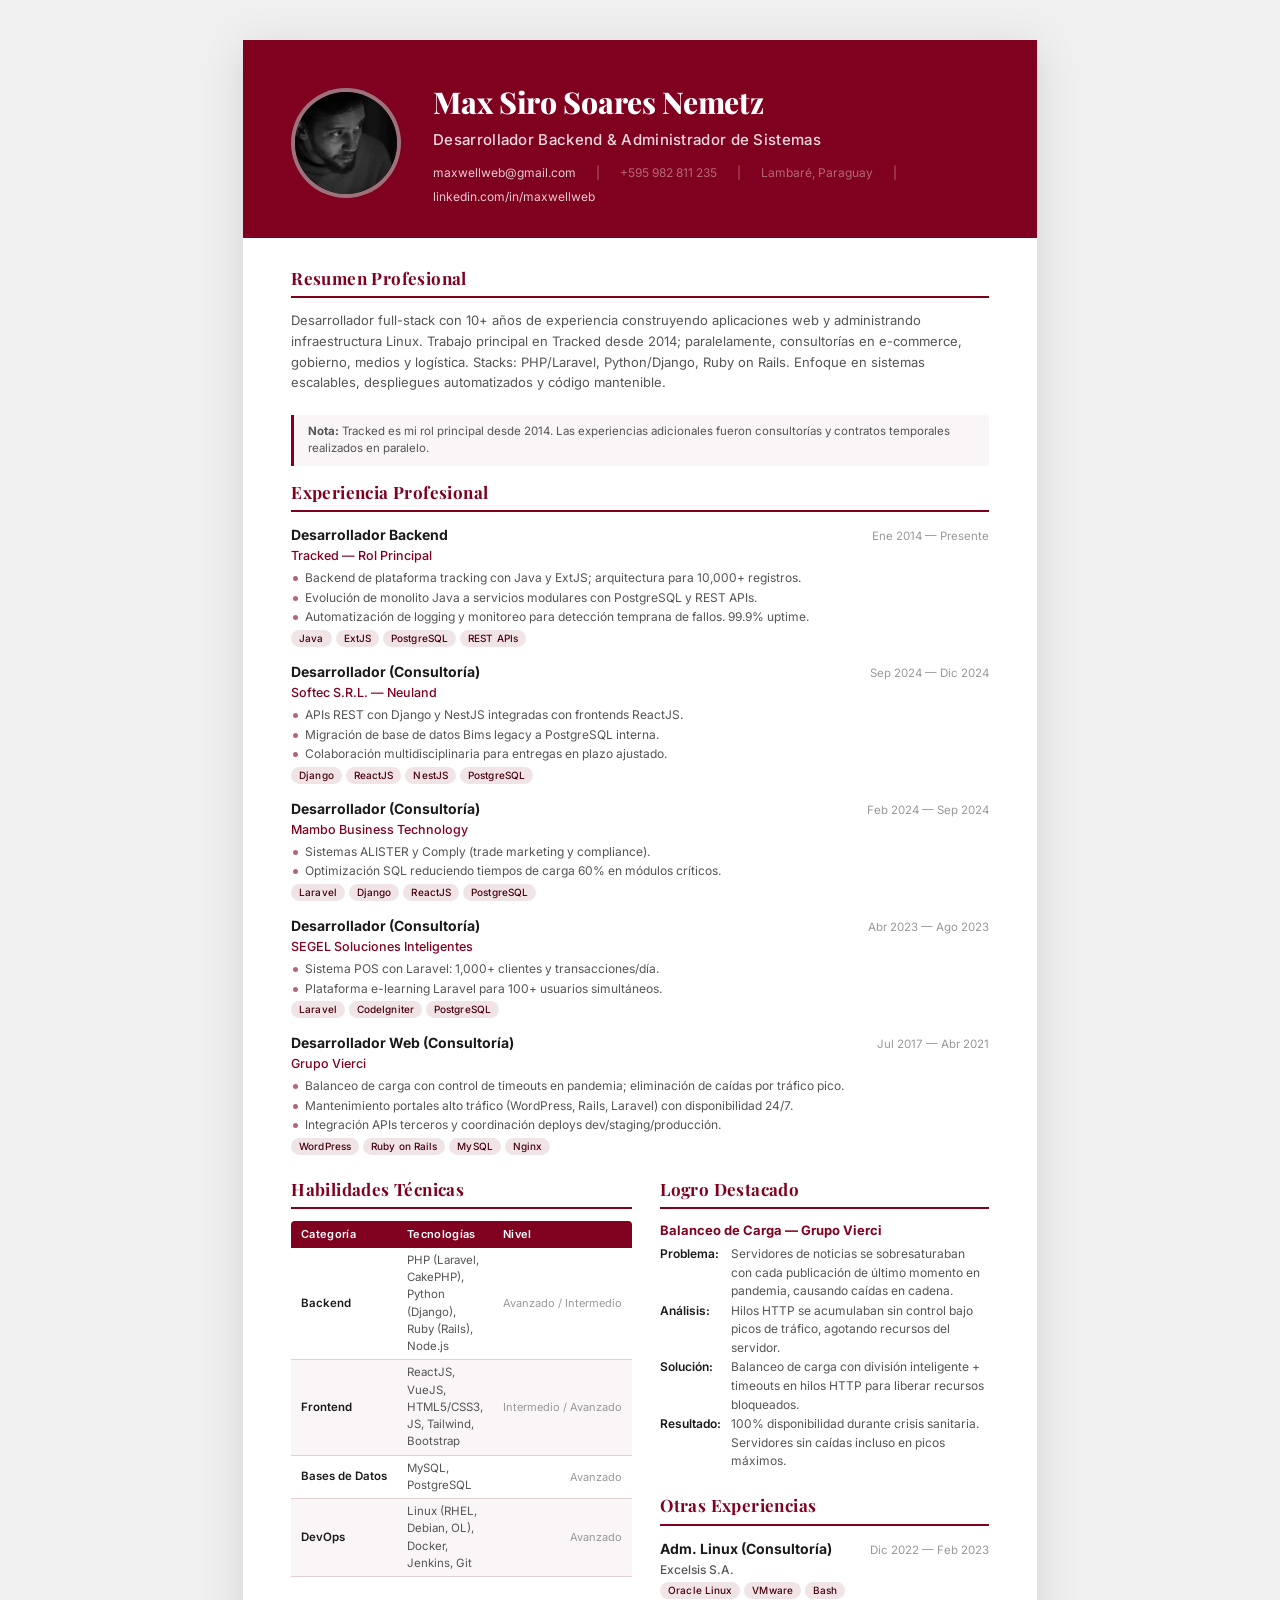
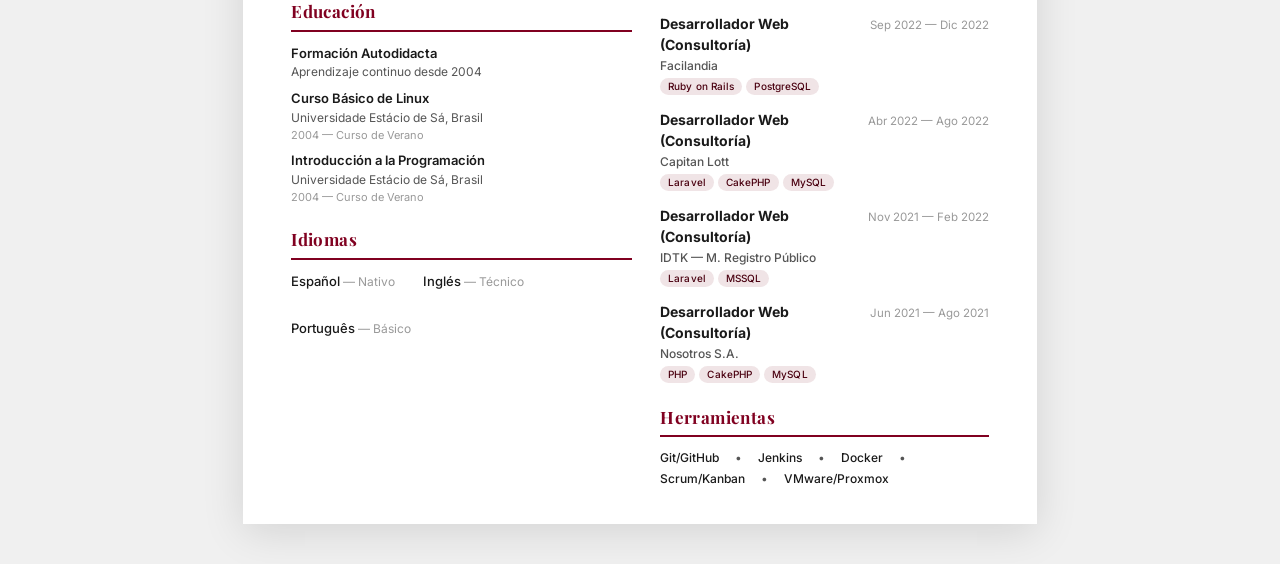
<file: cv-profesional.html>
<!DOCTYPE html>
<html lang="es">
<head>
<meta charset="UTF-8">
<meta name="viewport" content="width=device-width, initial-scale=1.0">
<title>Max Soares — CV Profesional</title>
<link rel="preconnect" href="https://fonts.googleapis.com">
<link href="https://fonts.googleapis.com/css2?family=Inter:wght@400;500;600;700;800&family=Playfair+Display:wght@700;800&display=swap" rel="stylesheet">
<style>
:root {
  --maroon: #800020;
  --maroon-dark: #4A0010;
  --maroon-light: #F0E4E6;
  --maroon-bg: #FAF5F6;
  --black: #1A1A1A;
  --gray: #555;
  --gray-light: #999;
  --white: #FFFFFF;
  --border: #E0D0D2;
}

* { margin: 0; padding: 0; box-sizing: border-box; }

body {
  font-family: 'Inter', -apple-system, sans-serif;
  background: #f0f0f0;
  display: flex;
  justify-content: center;
  padding: 40px 20px;
  color: var(--black);
  line-height: 1.5;
  -webkit-font-smoothing: antialiased;
}

.page {
  max-width: 210mm;
  width: 100%;
  background: var(--white);
  box-shadow: 0 8px 40px rgba(0,0,0,.12);
  padding: 0;
  overflow: hidden;
}

/* ===== HEADER ===== */
.header {
  background: var(--maroon);
  color: var(--white);
  padding: 40px 48px 32px;
  display: flex;
  align-items: center;
  gap: 32px;
}

.photo-circle {
  width: 110px;
  height: 110px;
  border-radius: 50%;
  border: 4px solid rgba(255,255,255,.45);
  flex-shrink: 0;
  background: var(--maroon-dark);
  display: flex;
  align-items: center;
  justify-content: center;
  overflow: hidden;
}

.photo-circle svg {
  width: 60px;
  height: 60px;
  opacity: .4;
}

.header-text { flex: 1; }

.header-text h1 {
  font-family: 'Playfair Display', serif;
  font-size: 30px;
  font-weight: 800;
  letter-spacing: -.3px;
  color: var(--white);
  margin-bottom: 4px;
}

.header-text .subtitle {
  font-size: 15px;
  font-weight: 500;
  color: rgba(255,255,255,.85);
  letter-spacing: .3px;
  margin-bottom: 12px;
}

.header-contact {
  display: flex;
  flex-wrap: wrap;
  gap: 6px 20px;
  font-size: 12px;
  color: rgba(255,255,255,.8);
}

.header-contact a {
  color: inherit;
  text-decoration: none;
  transition: opacity .2s;
}
.header-contact a:hover { opacity: 1; color: var(--white); }

.header-contact span { opacity: .5; }

/* ===== BODY ===== */
.body { padding: 28px 48px 36px; }

.section { margin-bottom: 22px; }
.section:last-child { margin-bottom: 0; }

.section-title {
  font-family: 'Playfair Display', serif;
  font-size: 17px;
  font-weight: 700;
  color: var(--maroon);
  letter-spacing: .4px;
  padding-bottom: 5px;
  border-bottom: 2px solid var(--maroon);
  margin-bottom: 12px;
}

/* ===== SUMMARY ===== */
.summary-text {
  font-size: 13px;
  line-height: 1.6;
  color: var(--gray);
}

/* ===== EXPERIENCE ===== */
.exp-item { margin-bottom: 14px; }
.exp-item:last-child { margin-bottom: 0; }

.exp-header {
  display: flex;
  justify-content: space-between;
  align-items: baseline;
  gap: 8px;
  margin-bottom: 2px;
}

.exp-title {
  font-size: 14px;
  font-weight: 700;
  color: var(--black);
}

.exp-date {
  font-size: 11.5px;
  color: var(--gray-light);
  white-space: nowrap;
  font-weight: 400;
}

.exp-company {
  font-size: 12.5px;
  font-weight: 500;
  color: var(--maroon);
  margin-bottom: 3px;
}

.exp-bullets {
  list-style: none;
  padding-left: 0;
}

.exp-bullets li {
  font-size: 12px;
  line-height: 1.55;
  color: var(--gray);
  padding-left: 14px;
  position: relative;
  margin-bottom: 1px;
}

.exp-bullets li::before {
  content: "";
  position: absolute;
  left: 2px;
  top: 7px;
  width: 5px;
  height: 5px;
  border-radius: 50%;
  background: var(--maroon);
  opacity: .6;
}

.exp-tags {
  display: flex;
  flex-wrap: wrap;
  gap: 4px;
  margin-top: 3px;
}

.exp-tag {
  font-size: 10px;
  padding: 1px 8px;
  border-radius: 10px;
  background: var(--maroon-light);
  color: var(--maroon-dark);
  font-weight: 500;
  letter-spacing: .1px;
}

/* ===== TWO-COLUMN LAYOUT ===== */
.two-col {
  display: grid;
  grid-template-columns: 1fr 1fr;
  gap: 28px;
}

/* ===== SKILLS TABLE ===== */
.skills-table { width: 100%; border-collapse: collapse; font-size: 12px; }

.skills-table thead th {
  background: var(--maroon);
  color: var(--white);
  font-weight: 600;
  text-align: left;
  padding: 5px 10px;
  font-size: 11px;
  letter-spacing: .3px;
}

.skills-table thead th:first-child { border-radius: 4px 0 0 0; }
.skills-table thead th:last-child { border-radius: 0 4px 0 0; }

.skills-table tbody td {
  padding: 4px 10px;
  border-bottom: 1px solid var(--border);
  color: var(--gray);
  font-size: 11.5px;
}

.skills-table tbody tr:nth-child(even) td {
  background: var(--maroon-bg);
}

.skills-table tbody td:first-child {
  font-weight: 600;
  color: var(--black);
  white-space: nowrap;
  width: 1%;
}

.skills-table .skill-level {
  white-space: nowrap;
  text-align: right;
  width: 1%;
  color: var(--gray-light);
  font-size: 11px;
}

/* ===== EDUCATION ===== */
.edu-item { margin-bottom: 8px; }
.edu-item:last-child { margin-bottom: 0; }

.edu-title {
  font-size: 13px;
  font-weight: 600;
  color: var(--black);
}

.edu-detail {
  font-size: 12px;
  color: var(--gray);
}

.edu-date {
  font-size: 11px;
  color: var(--gray-light);
}

/* ===== LANGUAGES ===== */
.lang-list {
  display: flex;
  gap: 28px;
  flex-wrap: wrap;
}

.lang-item {
  font-size: 13px;
  font-weight: 500;
  color: var(--black);
}

.lang-item .lang-level {
  font-weight: 400;
  color: var(--gray-light);
  font-size: 12px;
}

/* ===== ACHIEVEMENT ===== */
.achievement {}
.achievement-title {
  font-size: 13px;
  font-weight: 700;
  color: var(--maroon);
  margin-bottom: 4px;
}

.achievement-grid {
  display: grid;
  grid-template-columns: auto 1fr;
  gap: 1px 10px;
  font-size: 12px;
  line-height: 1.55;
}

.achievement-label {
  font-weight: 600;
  color: var(--black);
  white-space: nowrap;
}

.achievement-value {
  color: var(--gray);
}

/* ===== TOOLS ===== */
.tools-list {
  display: flex;
  flex-wrap: wrap;
  gap: 3px 16px;
  font-size: 12px;
  color: var(--gray);
}

.tools-list span { color: var(--black); font-weight: 500; }

/* ===== NOTE ===== */
.note-box {
  background: var(--maroon-bg);
  border-left: 3px solid var(--maroon);
  padding: 8px 14px;
  font-size: 11.5px;
  line-height: 1.5;
  color: var(--gray);
  border-radius: 0 4px 4px 0;
  margin-bottom: 14px;
}

/* ===== PRINT ===== */
@page {
  size: A4;
  margin: 0;
}

@media print {
  body { background: none; padding: 0; }
  .page { max-width: none; box-shadow: none; }
  .header { -webkit-print-color-adjust: exact; print-color-adjust: exact; }
  .exp-tag { -webkit-print-color-adjust: exact; print-color-adjust: exact; }
  .skills-table thead th { -webkit-print-color-adjust: exact; print-color-adjust: exact; }
  .skills-table tbody tr:nth-child(even) td { -webkit-print-color-adjust: exact; print-color-adjust: exact; }
  .note-box { -webkit-print-color-adjust: exact; print-color-adjust: exact; }
  .section-title { -webkit-print-color-adjust: exact; print-color-adjust: exact; }
}

@media (max-width: 600px) {
  body { padding: 10px; }
  .header { flex-direction: column; text-align: center; padding: 24px; gap: 16px; }
  .header-contact { justify-content: center; }
  .two-col { grid-template-columns: 1fr; gap: 16px; }
  .body { padding: 20px 20px 28px; }
}
</style>
</head>
<body>

<div class="page">

  <!-- HEADER -->
  <div class="header">
    <div class="photo-circle">
      <img src="assets/img/87447563_10221956623294144_6326801970233344000_n.jpg" alt="Max Soares" style="width:100%;height:100%;object-fit:cover;">
    </div>
    <div class="header-text">
      <h1>Max Siro Soares Nemetz</h1>
      <div class="subtitle">Desarrollador Backend &amp; Administrador de Sistemas</div>
      <div class="header-contact">
        <a href="mailto:maxwellweb@gmail.com">maxwellweb@gmail.com</a>
        <span>|</span>
        <span>+595 982 811 235</span>
        <span>|</span>
        <span>Lambaré, Paraguay</span>
        <span>|</span>
        <a href="https://www.linkedin.com/in/maxwellweb/" target="_blank">linkedin.com/in/maxwellweb</a>
      </div>
    </div>
  </div>

  <!-- BODY -->
  <div class="body">

    <!-- SUMMARY -->
    <div class="section">
      <div class="section-title">Resumen Profesional</div>
      <p class="summary-text">Desarrollador full-stack con 10+ años de experiencia construyendo aplicaciones web y administrando infraestructura Linux. Trabajo principal en Tracked desde 2014; paralelamente, consultorías en e-commerce, gobierno, medios y logística. Stacks: PHP/Laravel, Python/Django, Ruby on Rails. Enfoque en sistemas escalables, despliegues automatizados y código mantenible.</p>
    </div>

    <!-- TRACKED NOTE -->
    <div class="note-box">
      <strong>Nota:</strong> Tracked es mi rol principal desde 2014. Las experiencias adicionales fueron consultorías y contratos temporales realizados en paralelo.
    </div>

    <!-- EXPERIENCE -->
    <div class="section">
      <div class="section-title">Experiencia Profesional</div>

      <div class="exp-item">
        <div class="exp-header">
          <div class="exp-title">Desarrollador Backend</div>
          <div class="exp-date">Ene 2014 — Presente</div>
        </div>
        <div class="exp-company">Tracked — Rol Principal</div>
        <ul class="exp-bullets">
          <li>Backend de plataforma tracking con Java y ExtJS; arquitectura para 10,000+ registros.</li>
          <li>Evolución de monolito Java a servicios modulares con PostgreSQL y REST APIs.</li>
          <li>Automatización de logging y monitoreo para detección temprana de fallos. 99.9% uptime.</li>
        </ul>
        <div class="exp-tags">
          <span class="exp-tag">Java</span>
          <span class="exp-tag">ExtJS</span>
          <span class="exp-tag">PostgreSQL</span>
          <span class="exp-tag">REST APIs</span>
        </div>
      </div>

      <div class="exp-item">
        <div class="exp-header">
          <div class="exp-title">Desarrollador (Consultoría)</div>
          <div class="exp-date">Sep 2024 — Dic 2024</div>
        </div>
        <div class="exp-company">Softec S.R.L. — Neuland</div>
        <ul class="exp-bullets">
          <li>APIs REST con Django y NestJS integradas con frontends ReactJS.</li>
          <li>Migración de base de datos Bims legacy a PostgreSQL interna.</li>
          <li>Colaboración multidisciplinaria para entregas en plazo ajustado.</li>
        </ul>
        <div class="exp-tags">
          <span class="exp-tag">Django</span>
          <span class="exp-tag">ReactJS</span>
          <span class="exp-tag">NestJS</span>
          <span class="exp-tag">PostgreSQL</span>
        </div>
      </div>

      <div class="exp-item">
        <div class="exp-header">
          <div class="exp-title">Desarrollador (Consultoría)</div>
          <div class="exp-date">Feb 2024 — Sep 2024</div>
        </div>
        <div class="exp-company">Mambo Business Technology</div>
        <ul class="exp-bullets">
          <li>Sistemas ALISTER y Comply (trade marketing y compliance).</li>
          <li>Optimización SQL reduciendo tiempos de carga 60% en módulos críticos.</li>
        </ul>
        <div class="exp-tags">
          <span class="exp-tag">Laravel</span>
          <span class="exp-tag">Django</span>
          <span class="exp-tag">ReactJS</span>
          <span class="exp-tag">PostgreSQL</span>
        </div>
      </div>

      <div class="exp-item">
        <div class="exp-header">
          <div class="exp-title">Desarrollador (Consultoría)</div>
          <div class="exp-date">Abr 2023 — Ago 2023</div>
        </div>
        <div class="exp-company">SEGEL Soluciones Inteligentes</div>
        <ul class="exp-bullets">
          <li>Sistema POS con Laravel: 1,000+ clientes y transacciones/día.</li>
          <li>Plataforma e-learning Laravel para 100+ usuarios simultáneos.</li>
        </ul>
        <div class="exp-tags">
          <span class="exp-tag">Laravel</span>
          <span class="exp-tag">CodeIgniter</span>
          <span class="exp-tag">PostgreSQL</span>
        </div>
      </div>

      <div class="exp-item">
        <div class="exp-header">
          <div class="exp-title">Desarrollador Web (Consultoría)</div>
          <div class="exp-date">Jul 2017 — Abr 2021</div>
        </div>
        <div class="exp-company">Grupo Vierci</div>
        <ul class="exp-bullets">
          <li>Balanceo de carga con control de timeouts en pandemia; eliminación de caídas por tráfico pico.</li>
          <li>Mantenimiento portales alto tráfico (WordPress, Rails, Laravel) con disponibilidad 24/7.</li>
          <li>Integración APIs terceros y coordinación deploys dev/staging/producción.</li>
        </ul>
        <div class="exp-tags">
          <span class="exp-tag">WordPress</span>
          <span class="exp-tag">Ruby on Rails</span>
          <span class="exp-tag">MySQL</span>
          <span class="exp-tag">Nginx</span>
        </div>
      </div>
    </div>

    <!-- TWO COLUMN: SKILLS + EDUCATION + LANGUAGES -->
    <div class="two-col">

      <!-- LEFT COL -->
      <div>
        <!-- SKILLS -->
        <div class="section">
          <div class="section-title">Habilidades Técnicas</div>
          <table class="skills-table">
            <thead>
              <tr><th>Categoría</th><th>Tecnologías</th><th>Nivel</th></tr>
            </thead>
            <tbody>
              <tr><td>Backend</td><td>PHP (Laravel, CakePHP), Python (Django), Ruby (Rails), Node.js</td><td class="skill-level">Avanzado / Intermedio</td></tr>
              <tr><td>Frontend</td><td>ReactJS, VueJS, HTML5/CSS3, JS, Tailwind, Bootstrap</td><td class="skill-level">Intermedio / Avanzado</td></tr>
              <tr><td>Bases de Datos</td><td>MySQL, PostgreSQL</td><td class="skill-level">Avanzado</td></tr>
              <tr><td>DevOps</td><td>Linux (RHEL, Debian, OL), Docker, Jenkins, Git</td><td class="skill-level">Avanzado</td></tr>
            </tbody>
          </table>
        </div>

        <!-- EDUCATION -->
        <div class="section">
          <div class="section-title">Educación</div>
          <div class="edu-item">
            <div class="edu-title">Formación Autodidacta</div>
            <div class="edu-detail">Aprendizaje continuo desde 2004</div>
          </div>
          <div class="edu-item">
            <div class="edu-title">Curso Básico de Linux</div>
            <div class="edu-detail">Universidade Estácio de Sá, Brasil</div>
            <div class="edu-date">2004 — Curso de Verano</div>
          </div>
          <div class="edu-item">
            <div class="edu-title">Introducción a la Programación</div>
            <div class="edu-detail">Universidade Estácio de Sá, Brasil</div>
            <div class="edu-date">2004 — Curso de Verano</div>
          </div>
        </div>

        <!-- LANGUAGES -->
        <div class="section">
          <div class="section-title">Idiomas</div>
          <div class="lang-list">
            <div class="lang-item">Español <span class="lang-level">— Nativo</span></div>
            <div class="lang-item">Inglés <span class="lang-level">— Técnico</span></div>
            <div class="lang-item">Português <span class="lang-level">— Básico</span></div>
          </div>
        </div>
      </div>

      <!-- RIGHT COL -->
      <div>
        <!-- ACHIEVEMENT -->
        <div class="section">
          <div class="section-title">Logro Destacado</div>
          <div class="achievement">
            <div class="achievement-title">Balanceo de Carga — Grupo Vierci</div>
            <div class="achievement-grid">
              <span class="achievement-label">Problema:</span>
              <span class="achievement-value">Servidores de noticias se sobresaturaban con cada publicación de último momento en pandemia, causando caídas en cadena.</span>
              <span class="achievement-label">Análisis:</span>
              <span class="achievement-value">Hilos HTTP se acumulaban sin control bajo picos de tráfico, agotando recursos del servidor.</span>
              <span class="achievement-label">Solución:</span>
              <span class="achievement-value">Balanceo de carga con división inteligente + timeouts en hilos HTTP para liberar recursos bloqueados.</span>
              <span class="achievement-label">Resultado:</span>
              <span class="achievement-value">100% disponibilidad durante crisis sanitaria. Servidores sin caídas incluso en picos máximos.</span>
            </div>
          </div>
        </div>

        <!-- OTHER EXPERIENCE -->
        <div class="section">
          <div class="section-title">Otras Experiencias</div>

          <div class="exp-item">
            <div class="exp-header">
              <div class="exp-title">Adm. Linux (Consultoría)</div>
              <div class="exp-date">Dic 2022 — Feb 2023</div>
            </div>
            <div class="exp-company" style="font-size:12px;color:var(--gray);">Excelsis S.A.</div>
            <div class="exp-tags" style="margin-top:2px;">
              <span class="exp-tag">Oracle Linux</span>
              <span class="exp-tag">VMware</span>
              <span class="exp-tag">Bash</span>
            </div>
          </div>

          <div class="exp-item">
            <div class="exp-header">
              <div class="exp-title">Desarrollador Web (Consultoría)</div>
              <div class="exp-date">Sep 2022 — Dic 2022</div>
            </div>
            <div class="exp-company" style="font-size:12px;color:var(--gray);">Facilandia</div>
            <div class="exp-tags" style="margin-top:2px;">
              <span class="exp-tag">Ruby on Rails</span>
              <span class="exp-tag">PostgreSQL</span>
            </div>
          </div>

          <div class="exp-item">
            <div class="exp-header">
              <div class="exp-title">Desarrollador Web (Consultoría)</div>
              <div class="exp-date">Abr 2022 — Ago 2022</div>
            </div>
            <div class="exp-company" style="font-size:12px;color:var(--gray);">Capitan Lott</div>
            <div class="exp-tags" style="margin-top:2px;">
              <span class="exp-tag">Laravel</span>
              <span class="exp-tag">CakePHP</span>
              <span class="exp-tag">MySQL</span>
            </div>
          </div>

          <div class="exp-item">
            <div class="exp-header">
              <div class="exp-title">Desarrollador Web (Consultoría)</div>
              <div class="exp-date">Nov 2021 — Feb 2022</div>
            </div>
            <div class="exp-company" style="font-size:12px;color:var(--gray);">IDTK — M. Registro Público</div>
            <div class="exp-tags" style="margin-top:2px;">
              <span class="exp-tag">Laravel</span>
              <span class="exp-tag">MSSQL</span>
            </div>
          </div>

          <div class="exp-item">
            <div class="exp-header">
              <div class="exp-title">Desarrollador Web (Consultoría)</div>
              <div class="exp-date">Jun 2021 — Ago 2021</div>
            </div>
            <div class="exp-company" style="font-size:12px;color:var(--gray);">Nosotros S.A.</div>
            <div class="exp-tags" style="margin-top:2px;">
              <span class="exp-tag">PHP</span>
              <span class="exp-tag">CakePHP</span>
              <span class="exp-tag">MySQL</span>
            </div>
          </div>
        </div>

        <!-- TOOLS -->
        <div class="section">
          <div class="section-title">Herramientas</div>
          <div class="tools-list">
            <span>Git/GitHub</span> •
            <span>Jenkins</span> •
            <span>Docker</span> •
            <span>Scrum/Kanban</span> •
            <span>VMware/Proxmox</span>
          </div>
        </div>
      </div>

    </div>

  </div>
</div>

</body>
</html>
</file>
